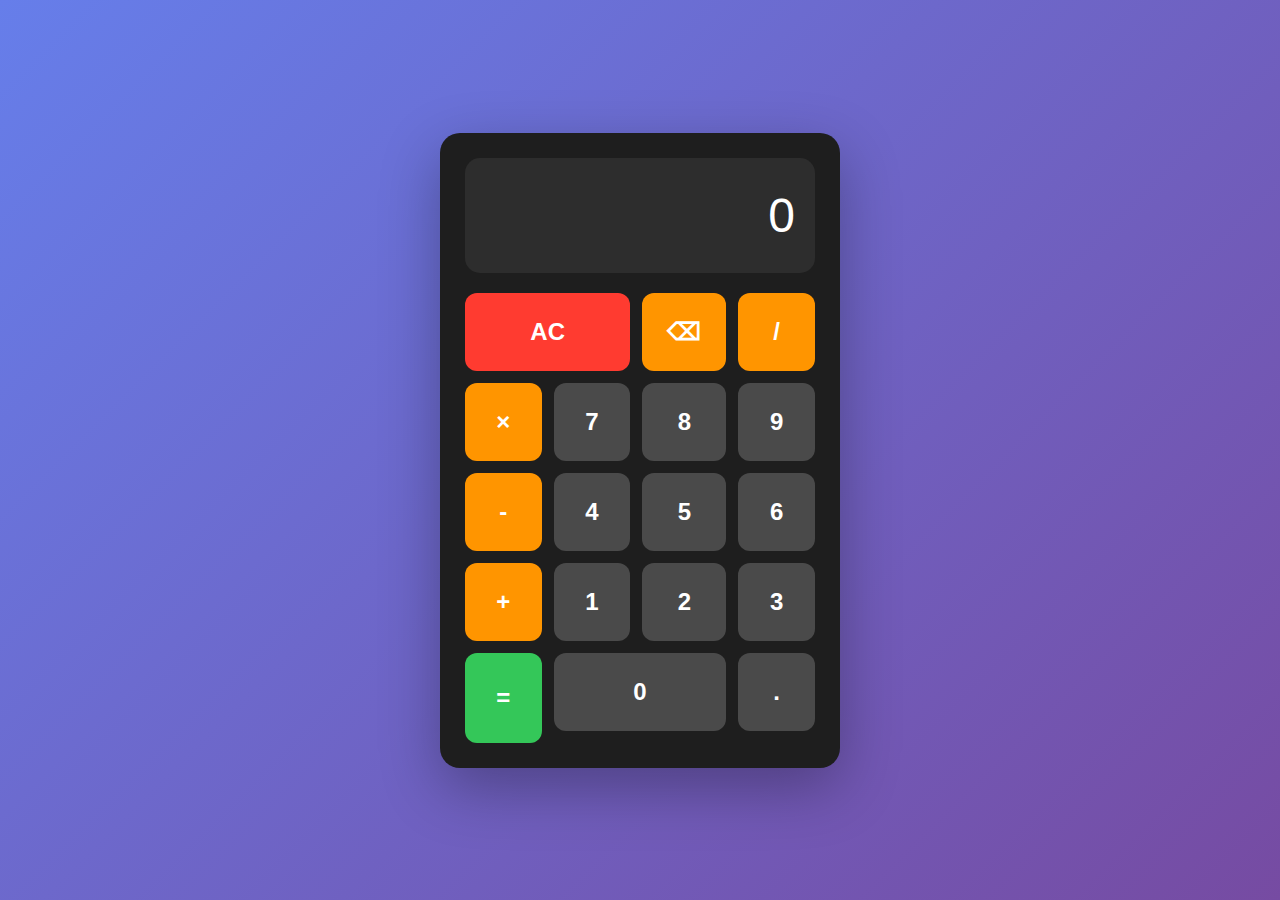
<file: calculator/index.html>
<!DOCTYPE html>
<html lang="en">
<head>
    <meta charset="UTF-8">
    <meta name="viewport" content="width=device-width, initial-scale=1.0">
    <title>Calculator</title>
    <link rel="stylesheet" href="styles.css">
</head>
<body>
    <div class="calculator-container">
        <div class="calculator">
            <div class="display" id="display">0</div>
            
            <div class="buttons">
                <button class="btn btn-clear" onclick="clearDisplay()">AC</button>
                <button class="btn btn-operator" onclick="backspace()">⌫</button>
                <button class="btn btn-operator" onclick="setOperation('/')">/</button>
                <button class="btn btn-operator" onclick="setOperation('*')">×</button>
                
                <button class="btn btn-number" onclick="appendNumber('7')">7</button>
                <button class="btn btn-number" onclick="appendNumber('8')">8</button>
                <button class="btn btn-number" onclick="appendNumber('9')">9</button>
                <button class="btn btn-operator" onclick="setOperation('-')">-</button>
                
                <button class="btn btn-number" onclick="appendNumber('4')">4</button>
                <button class="btn btn-number" onclick="appendNumber('5')">5</button>
                <button class="btn btn-number" onclick="appendNumber('6')">6</button>
                <button class="btn btn-operator" onclick="setOperation('+')">+</button>
                
                <button class="btn btn-number" onclick="appendNumber('1')">1</button>
                <button class="btn btn-number" onclick="appendNumber('2')">2</button>
                <button class="btn btn-number" onclick="appendNumber('3')">3</button>
                <button class="btn btn-equals" onclick="calculate()">=</button>
                
                <button class="btn btn-number btn-zero" onclick="appendNumber('0')">0</button>
                <button class="btn btn-number" onclick="appendDecimal()">.</button>
            </div>
        </div>
    </div>
    
    <script src="script.js"></script>
</body>
</html>
</file>
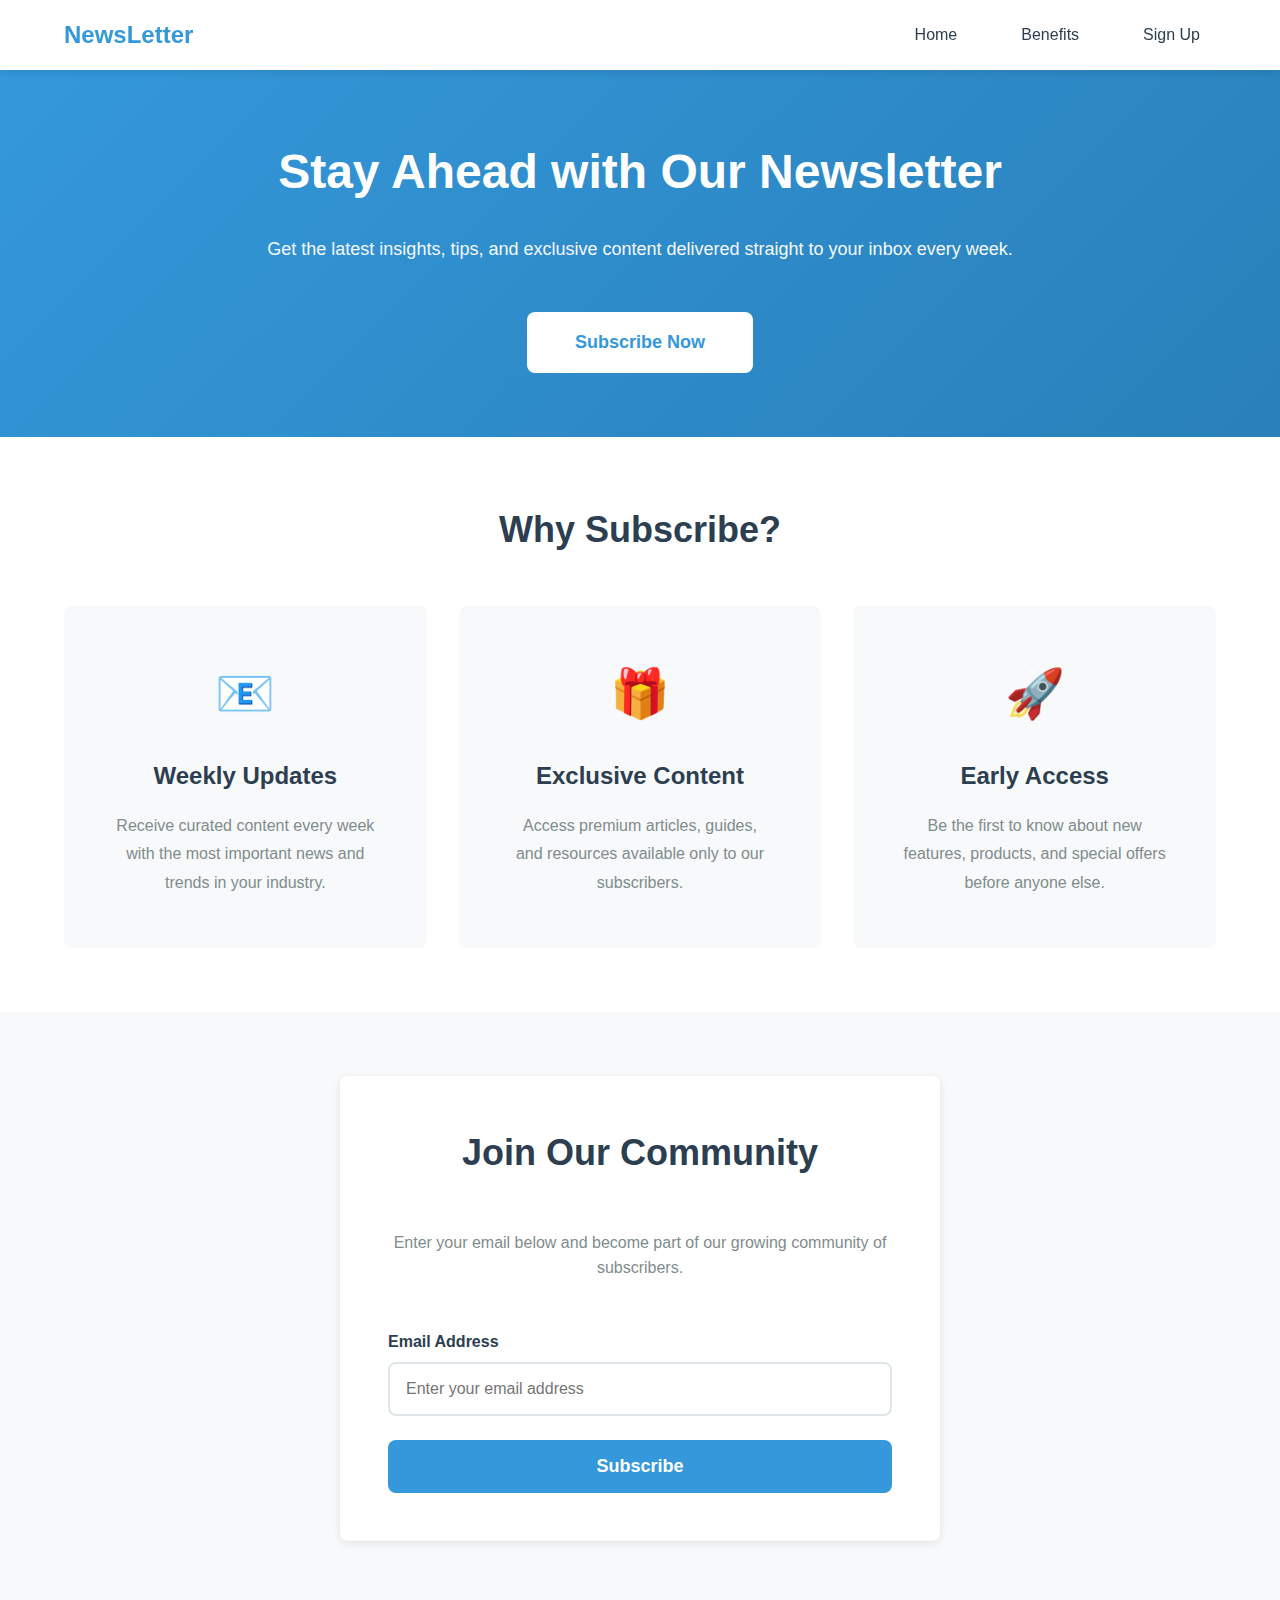
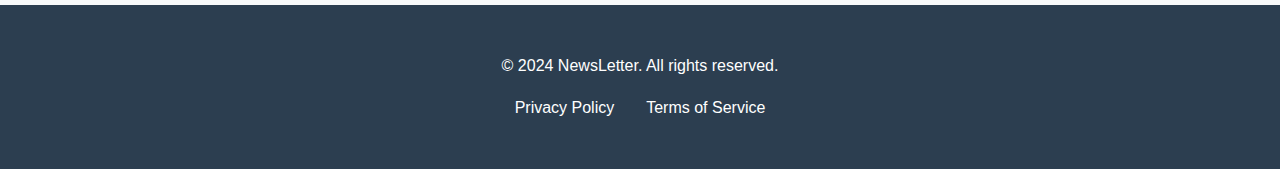
<file: newsletter-landing_Page/index.html>
<!DOCTYPE html>
<html lang="en">
<head>
    <meta charset="UTF-8">
    <meta name="viewport" content="width=device-width, initial-scale=1.0">
    <meta name="description" content="Subscribe to our newsletter for the latest updates and exclusive content">
    <title>Newsletter Signup - Stay Updated</title>
    
    <!-- Stylesheets -->
    <link rel="stylesheet" href="styles/style.css">
    <link rel="stylesheet" href="styles/responsive.css">
</head>
<body>
    <!-- Navigation -->
    <nav class="navbar">
        <div class="container">
            <div class="nav-brand">
                <h1>NewsLetter</h1>
            </div>
            <button class="nav-toggle" aria-label="Toggle navigation">
                <span></span>
                <span></span>
                <span></span>
            </button>
            <ul class="nav-menu">
                <li><a href="#home">Home</a></li>
                <li><a href="#benefits">Benefits</a></li>
                <li><a href="#signup">Sign Up</a></li>
            </ul>
        </div>
    </nav>

    <!-- Hero Section -->
    <section id="home" class="hero-section">
        <div class="container">
            <div class="hero-content">
                <h2 class="hero-title">Stay Ahead with Our Newsletter</h2>
                <p class="hero-subtitle">Get the latest insights, tips, and exclusive content delivered straight to your inbox every week.</p>
                <a href="#signup" class="cta-button">Subscribe Now</a>
            </div>
        </div>
    </section>

    <!-- Benefits Section -->
    <section id="benefits" class="benefits-section">
        <div class="container">
            <h2 class="section-title">Why Subscribe?</h2>
            <div class="benefits-grid">
                <!-- Benefit 1 -->
                <div class="benefit-card">
                    <div class="benefit-icon">📧</div>
                    <h3>Weekly Updates</h3>
                    <p>Receive curated content every week with the most important news and trends in your industry.</p>
                </div>
                
                <!-- Benefit 2 -->
                <div class="benefit-card">
                    <div class="benefit-icon">🎁</div>
                    <h3>Exclusive Content</h3>
                    <p>Access premium articles, guides, and resources available only to our subscribers.</p>
                </div>
                
                <!-- Benefit 3 -->
                <div class="benefit-card">
                    <div class="benefit-icon">🚀</div>
                    <h3>Early Access</h3>
                    <p>Be the first to know about new features, products, and special offers before anyone else.</p>
                </div>
            </div>
        </div>
    </section>

    <!-- Signup Section -->
    <section id="signup" class="signup-section">
        <div class="container">
            <div class="signup-wrapper">
                <h2 class="section-title">Join Our Community</h2>
                <p class="signup-description">Enter your email below and become part of our growing community of subscribers.</p>
                
                <!-- Signup Form -->
                <form id="newsletter-form" class="newsletter-form" novalidate>
                    <div class="form-group">
                        <label for="email" class="form-label">Email Address</label>
                        <input 
                            type="email" 
                            id="email" 
                            name="email" 
                            class="form-input" 
                            placeholder="Enter your email address"
                            aria-required="true"
                            aria-describedby="email-error"
                        >
                        <span id="email-error" class="error-message" role="alert"></span>
                    </div>
                    
                    <button type="submit" class="submit-button">
                        <span class="button-text">Subscribe</span>
                        <span class="button-loader"></span>
                    </button>
                </form>

                <!-- Success Message -->
                <div id="success-message" class="success-message" role="status">
                    <div class="success-icon">✓</div>
                    <h3>Successfully Subscribed!</h3>
                    <p>Thank you for subscribing. Check your inbox for a confirmation email.</p>
                </div>
            </div>
        </div>
    </section>

    <!-- Footer -->
    <footer class="footer">
        <div class="container">
            <p>&copy; 2024 NewsLetter. All rights reserved.</p>
            <div class="footer-links">
                <a href="#privacy">Privacy Policy</a>
                <a href="#terms">Terms of Service</a>
            </div>
        </div>
    </footer>

    <!-- JavaScript -->
    <script src="scripts/script.js"></script>
</body>
</html>
</file>
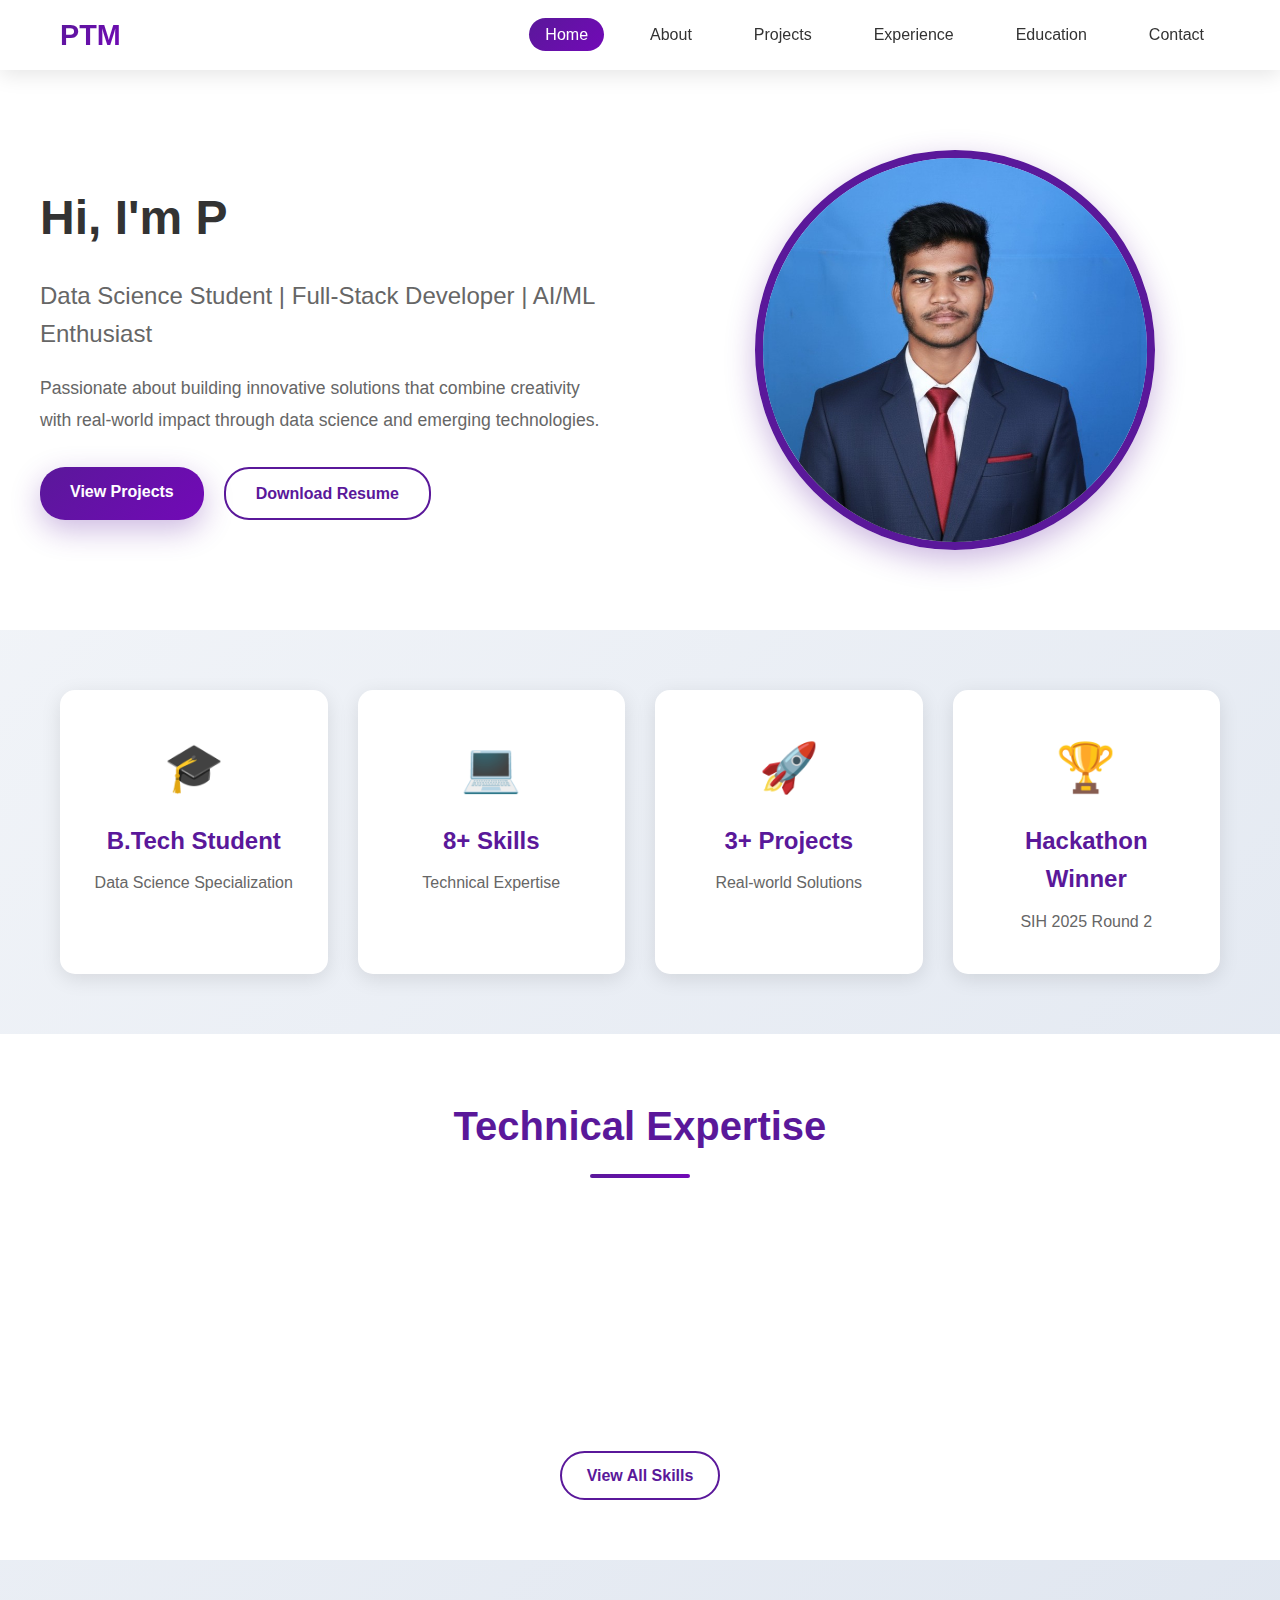
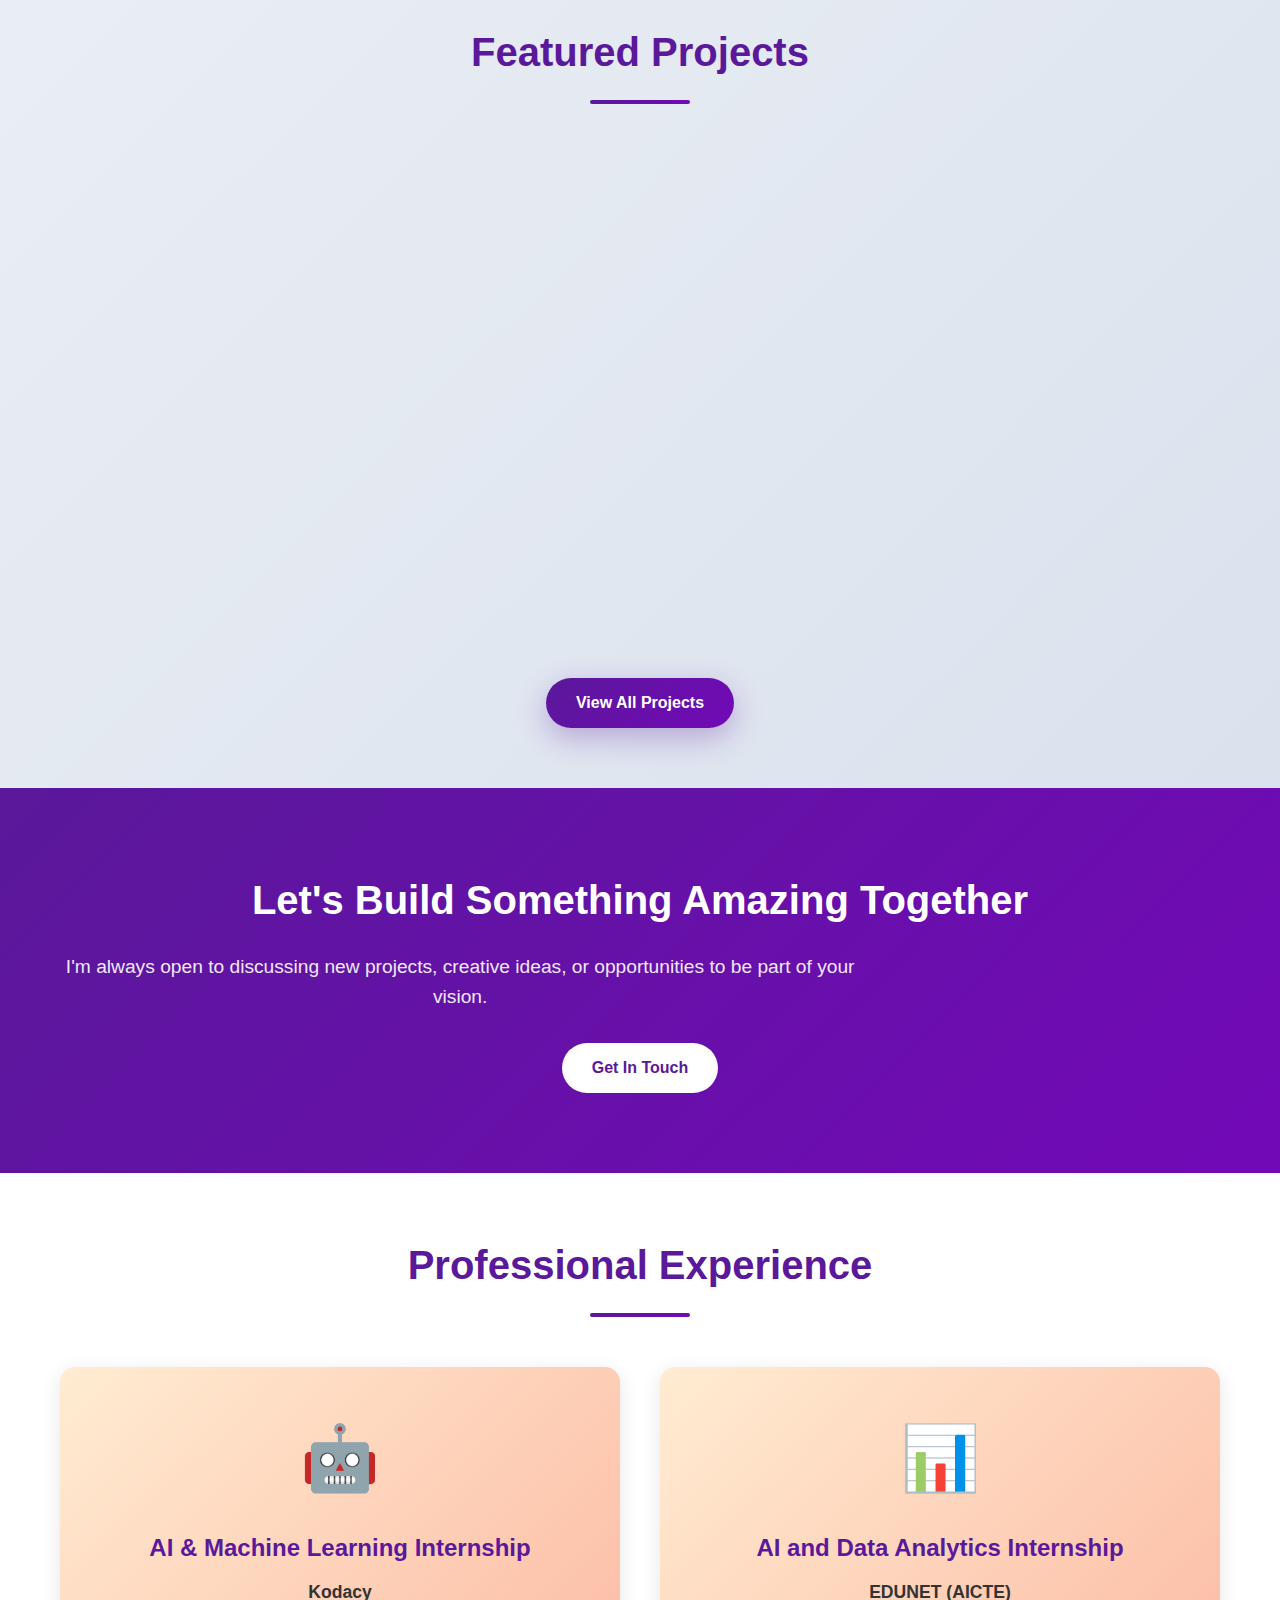
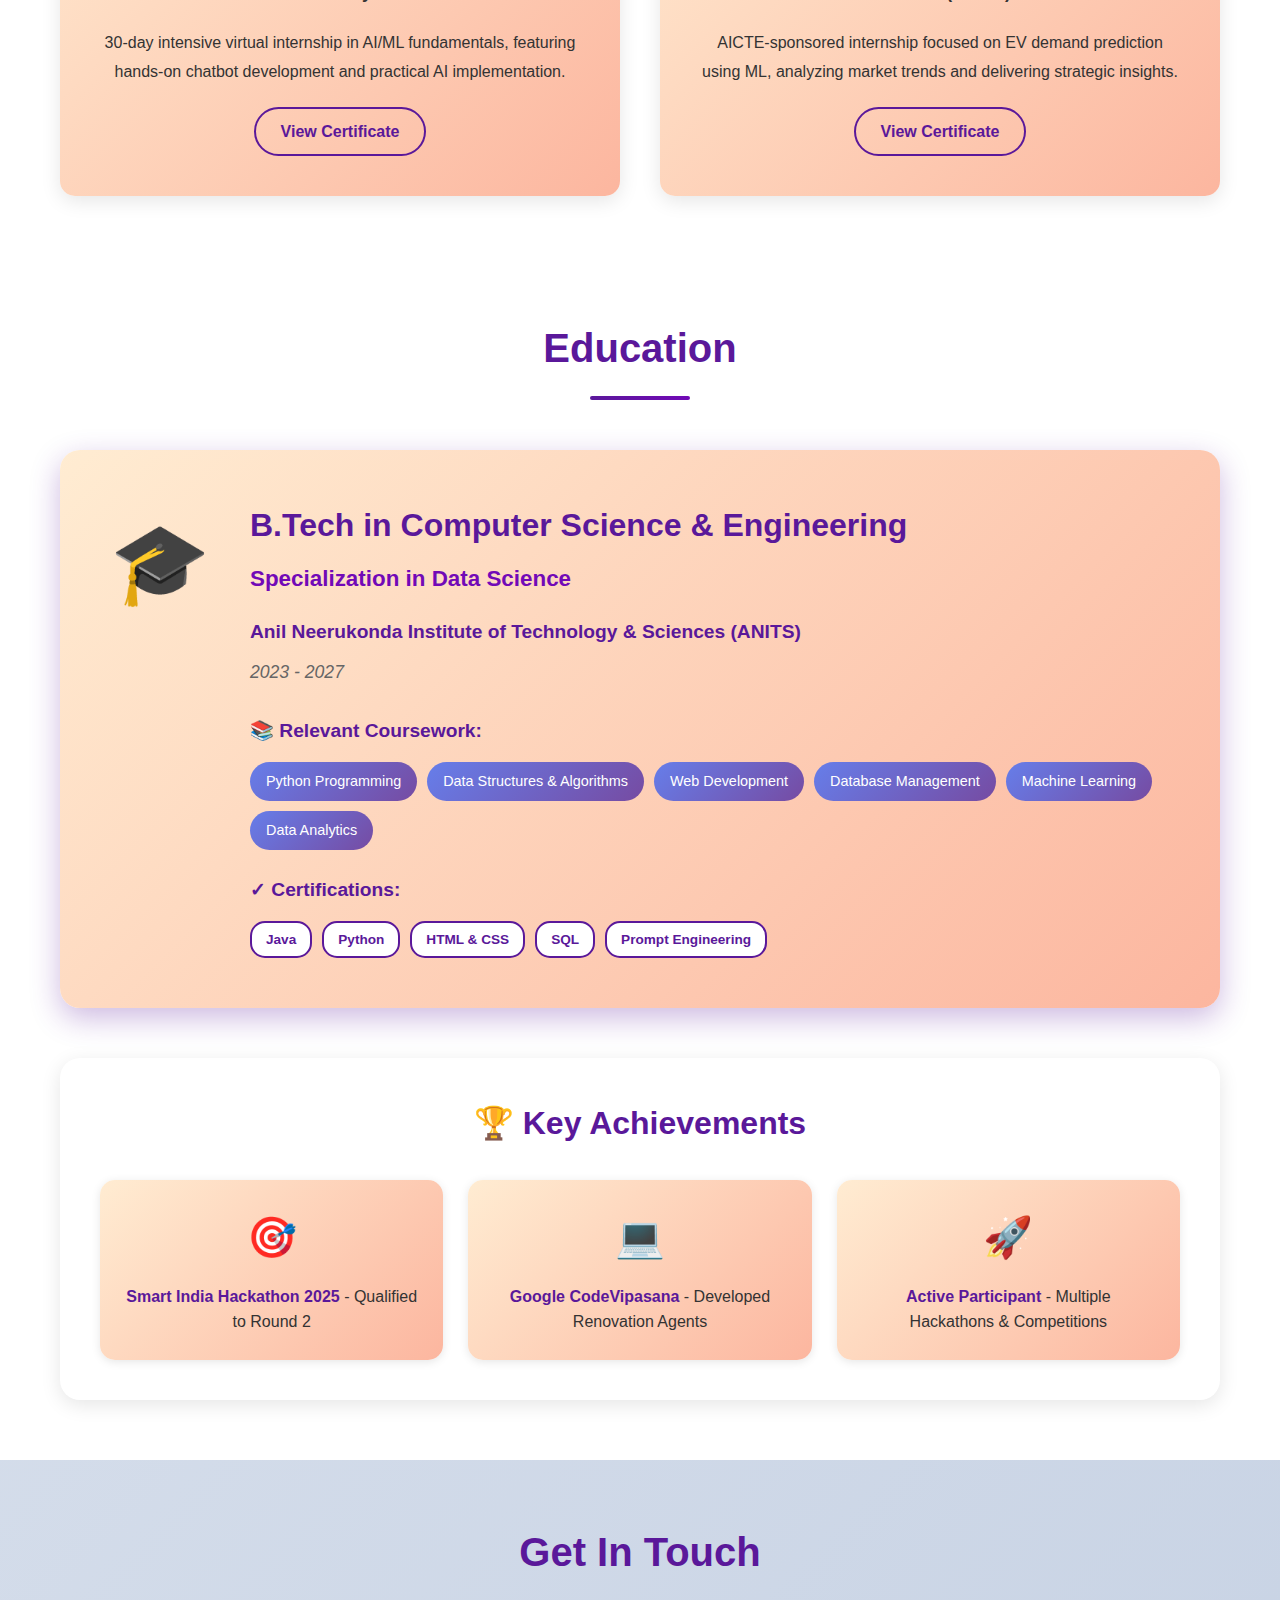
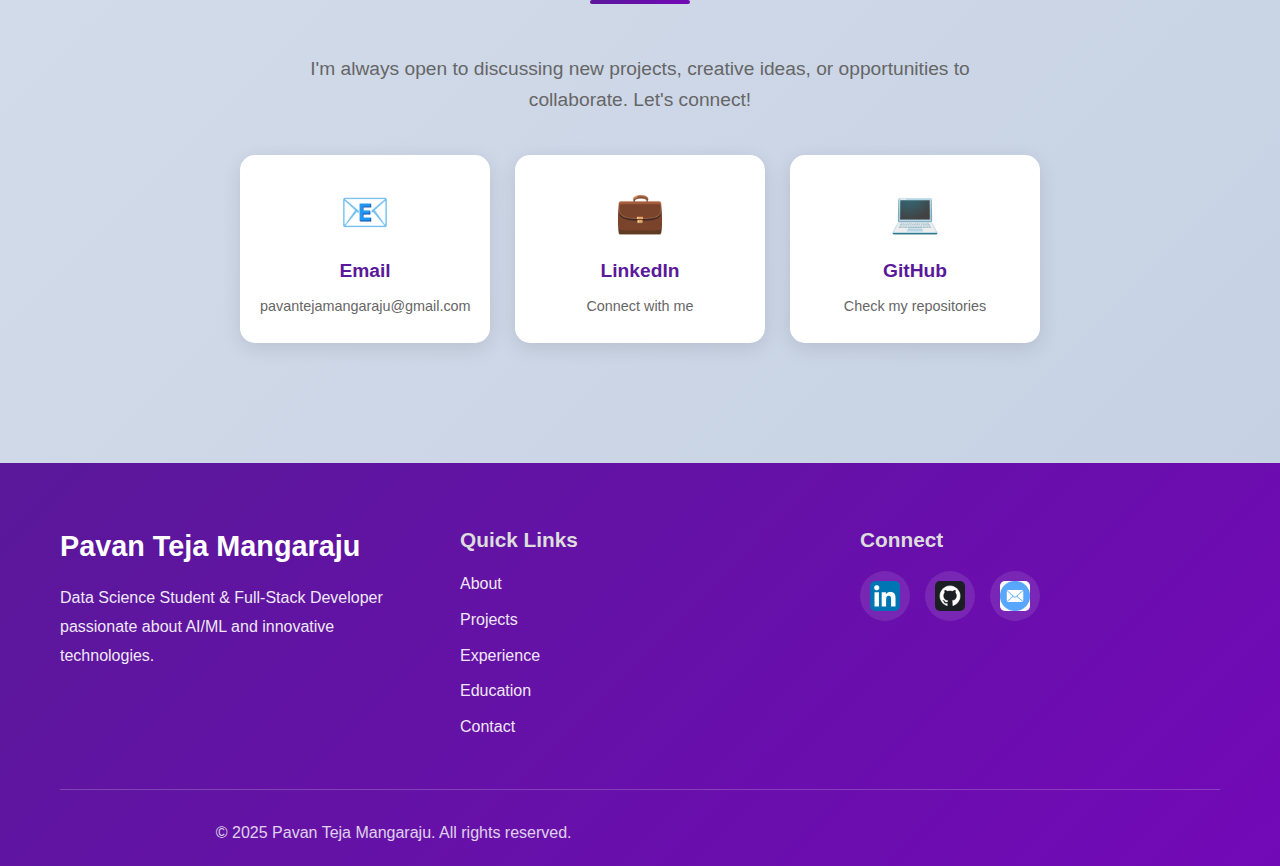
<file: portfolio-website/index.html>
<!DOCTYPE html>
<html lang="en">
<head>
    <meta charset="UTF-8">
    <meta name="viewport" content="width=device-width, initial-scale=1.0">
    <meta name="description" content="Pavan Teja Mangaraju - Data Science student specializing in full-stack development and AI/ML">
    <title>Pavan Teja Mangaraju | Portfolio</title>
    <link rel="stylesheet" href="styles.css">
</head>
<body>
    <!-- Navigation Bar -->
    <nav class="navbar">
        <div class="nav-container">
            <a href="index.html" class="nav-logo">PTM</a>
            <ul class="nav-menu" id="navMenu">
                <li><a href="#hero" class="nav-link active">Home</a></li>
                <li><a href="#about" class="nav-link">About</a></li>
                <li><a href="#projects" class="nav-link">Projects</a></li>
                <li><a href="#experience" class="nav-link">Experience</a></li>
                <li><a href="#education" class="nav-link">Education</a></li>
                <li><a href="#contact" class="nav-link">Contact</a></li>
            </ul>
            <div class="hamburger" id="hamburger">
                <span></span>
                <span></span>
                <span></span>
            </div>
        </div>
    </nav>

    <!-- Hero Section -->
    <section class="hero-section" id="hero">
        <div class="hero-content">
            <div class="hero-text">
                <h1 class="hero-title">Hi, I'm <span class="highlight">Pavan Teja Mangaraju</span></h1>
                <p class="hero-subtitle">Data Science Student | Full-Stack Developer | AI/ML Enthusiast</p>
                <p class="hero-description">Passionate about building innovative solutions that combine creativity with real-world impact through data science and emerging technologies.</p>
                <div class="hero-buttons">
                    <a href="#projects" class="btn btn-primary">View Projects</a>
                    <a href="assets/PavanTeja_Resume.pdf" target="_blank" class="btn btn-secondary">Download Resume</a>
                </div>
            </div>
            <div class="hero-image">
                <img src="images/Michael_Professional.jpeg" alt="Pavan Teja Mangaraju" class="profile-hero">
            </div>
        </div>
    </section>

    <!-- Quick Stats Section -->
    <section class="stats-section" id="about">
        <div class="container">
            <div class="stats-grid">
                <div class="stat-card">
                    <div class="stat-icon">🎓</div>
                    <h3>B.Tech Student</h3>
                    <p>Data Science Specialization</p>
                </div>
                <div class="stat-card">
                    <div class="stat-icon">💻</div>
                    <h3>8+ Skills</h3>
                    <p>Technical Expertise</p>
                </div>
                <div class="stat-card">
                    <div class="stat-icon">🚀</div>
                    <h3>3+ Projects</h3>
                    <p>Real-world Solutions</p>
                </div>
                <div class="stat-card">
                    <div class="stat-icon">🏆</div>
                    <h3>Hackathon Winner</h3>
                    <p>SIH 2025 Round 2</p>
                </div>
            </div>
        </div>
    </section>

    <!-- Featured Skills Section -->
    <section class="featured-skills">
        <div class="container">
            <h2 class="section-title">Technical Expertise</h2>
            <div class="skills-showcase">
                <div class="skill-item">
                    <div class="skill-icon">🐍</div>
                    <h4>Python</h4>
                </div>
                <div class="skill-item">
                    <div class="skill-icon">☕</div>
                    <h4>Java</h4>
                </div>
                <div class="skill-item">
                    <div class="skill-icon">🌐</div>
                    <h4>Web Dev</h4>
                </div>
                <div class="skill-item">
                    <div class="skill-icon">🤖</div>
                    <h4>AI/ML</h4>
                </div>
                <div class="skill-item">
                    <div class="skill-icon">💾</div>
                    <h4>SQL</h4>
                </div>
                <div class="skill-item">
                    <div class="skill-icon">🔧</div>
                    <h4>Git</h4>
                </div>
            </div>
            <div class="text-center">
                <a href="#about" class="btn btn-outline">View All Skills</a>
            </div>
        </div>
    </section>

    <!-- Featured Projects Section -->
    <section class="featured-projects" id="projects">
        <div class="container">
            <h2 class="section-title">Featured Projects</h2>
            <div class="projects-grid">
                <div class="project-card">
                    <div class="project-image">
                        <div class="project-overlay">
                            <span class="project-tag">Machine Learning</span>
                        </div>
                    </div>
                    <div class="project-content">
                        <h3>EV Vehicle Demand Prediction</h3>
                        <p>ML-powered forecasting system for electric vehicle demand using historical data and market trends.</p>
                        <a href="https://ev-vehicle-demand-prediction.streamlit.app/" target="_blank" class="project-link">View Project →</a>
                    </div>
                </div>
                <div class="project-card">
                    <div class="project-image">
                        <div class="project-overlay">
                            <span class="project-tag">AI Agents</span>
                        </div>
                    </div>
                    <div class="project-content">
                        <h3>Multi-Agent Kitchen Renovation</h3>
                        <p>Advanced multi-agent system built with Vertex AI ADK and Gemini 2.5 for coordinated renovation tasks.</p>
                        <a href="https://github.com/Pavanteja-26/multi-agent-renovation-using-ADK" target="_blank" class="project-link">View Project →</a>
                    </div>
                </div>
                <div class="project-card">
                    <div class="project-image">
                        <div class="project-overlay">
                            <span class="project-tag">Healthcare AI</span>
                        </div>
                    </div>
                    <div class="project-content">
                        <h3>Disease Prediction Project</h3>
                        <p>High-accuracy heart disease prediction using Random Forest Classifier with reproducible framework.</p>
                        <a href="https://github.com/Pavanteja-26/Disease-Prediction-Project" target="_blank" class="project-link">View Project →</a>
                    </div>
                </div>
            </div>
            <div class="text-center">
                <a href="#projects" class="btn btn-primary">View All Projects</a>
            </div>
        </div>
    </section>

    <!-- CTA Section -->
    <section class="cta-section">
        <div class="container">
            <h2>Let's Build Something Amazing Together</h2>
            <p>I'm always open to discussing new projects, creative ideas, or opportunities to be part of your vision.</p>
            <a href="#contact" class="btn btn-white">Get In Touch</a>
        </div>
    </section>

    <!-- Experience Section -->
    <section class="experience-preview-section" id="experience">
        <div class="container">
            <h2 class="section-title">Professional Experience</h2>
            <div class="experience-preview-grid">
                <div class="experience-preview-card">
                    <div class="exp-icon">🤖</div>
                    <h3>AI & Machine Learning Internship</h3>
                    <p class="exp-company">Kodacy</p>
                    <p>30-day intensive virtual internship in AI/ML fundamentals, featuring hands-on chatbot development and practical AI implementation.</p>
                    <a href="https://drive.google.com/file/d/14kJknC0fob1g6KNiaGh2AZdGBz5aCfnm/view?usp=drivesdk" target="_blank" class="btn btn-outline">View Certificate</a>
                </div>
                <div class="experience-preview-card">
                    <div class="exp-icon">📊</div>
                    <h3>AI and Data Analytics Internship</h3>
                    <p class="exp-company">EDUNET (AICTE)</p>
                    <p>AICTE-sponsored internship focused on EV demand prediction using ML, analyzing market trends and delivering strategic insights.</p>
                    <a href="https://drive.google.com/file/d/1vfm5zG_EoAbCIG4Yiq9L6Nh5uRbwaZfp/view?usp=drive_link" target="_blank" class="btn btn-outline">View Certificate</a>
                </div>
            </div>
        </div>
    </section>

    <!-- Education Section -->
    <section class="education-section" id="education">
        <div class="container">
            <h2 class="section-title">Education</h2>
            <div class="education-main-card">
                <div class="education-icon-large">🎓</div>
                <div class="education-details">
                    <h3>B.Tech in Computer Science & Engineering</h3>
                    <h4>Specialization in Data Science</h4>
                    <p class="institution-name">
                        <a href="https://www.anits.org/" target="_blank">Anil Neerukonda Institute of Technology & Sciences (ANITS)</a>
                    </p>
                    <p class="education-year">2023 - 2027</p>
                    
                    <div class="coursework-section">
                        <h5>📚 Relevant Coursework:</h5>
                        <div class="coursework-tags">
                            <span class="course-tag">Python Programming</span>
                            <span class="course-tag">Data Structures & Algorithms</span>
                            <span class="course-tag">Web Development</span>
                            <span class="course-tag">Database Management</span>
                            <span class="course-tag">Machine Learning</span>
                            <span class="course-tag">Data Analytics</span>
                        </div>
                    </div>

                    <div class="certifications-mini">
                        <h5>✓ Certifications:</h5>
                        <div class="cert-tags">
                            <span class="cert-mini-tag">Java</span>
                            <span class="cert-mini-tag">Python</span>
                            <span class="cert-mini-tag">HTML & CSS</span>
                            <span class="cert-mini-tag">SQL</span>
                            <span class="cert-mini-tag">Prompt Engineering</span>
                        </div>
                    </div>
                </div>
            </div>

            <!-- Achievements Section -->
            <div class="achievements-section-home">
                <h3>🏆 Key Achievements</h3>
                <div class="achievements-grid">
                    <div class="achievement-card">
                        <span class="achievement-emoji">🎯</span>
                        <p><strong>Smart India Hackathon 2025</strong> - Qualified to Round 2</p>
                    </div>
                    <div class="achievement-card">
                        <span class="achievement-emoji">💻</span>
                        <p><strong>Google CodeVipasana</strong> - Developed Renovation Agents</p>
                    </div>
                    <div class="achievement-card">
                        <span class="achievement-emoji">🚀</span>
                        <p><strong>Active Participant</strong> - Multiple Hackathons & Competitions</p>
                    </div>
                </div>
            </div>
        </div>
    </section>

    <!-- Contact Section -->
    <section class="contact-preview-section" id="contact">
        <div class="container">
            <h2 class="section-title">Get In Touch</h2>
            <p class="contact-preview-text">I'm always open to discussing new projects, creative ideas, or opportunities to collaborate. Let's connect!</p>
            <div class="contact-preview-grid">
                <a href="mailto:pavantejamangaraju@gmail.com" class="contact-preview-card email-card">
                    <div class="contact-preview-icon">📧</div>
                    <h4>Email</h4>
                    <p>pavantejamangaraju@gmail.com</p>
                </a>
                <a href="https://www.linkedin.com/in/pavan-teja-mangaraju" target="_blank" class="contact-preview-card linkedin-card">
                    <div class="contact-preview-icon">💼</div>
                    <h4>LinkedIn</h4>
                    <p>Connect with me</p>
                </a>
                <a href="https://github.com/Pavanteja-26" target="_blank" class="contact-preview-card github-card">
                    <div class="contact-preview-icon">💻</div>
                    <h4>GitHub</h4>
                    <p>Check my repositories</p>
                </a>
            </div>
        </div>
    </section>

    <!-- Footer -->
    <footer class="footer">
        <div class="container">
            <div class="footer-content">
                <div class="footer-section">
                    <h3>Pavan Teja Mangaraju</h3>
                    <p>Data Science Student & Full-Stack Developer passionate about AI/ML and innovative technologies.</p>
                </div>
                <div class="footer-section">
                    <h4>Quick Links</h4>
                    <ul>
                        <li><a href="#about">About</a></li>
                        <li><a href="#projects">Projects</a></li>
                        <li><a href="#experience">Experience</a></li>
                        <li><a href="#education">Education</a></li>
                        <li><a href="#contact">Contact</a></li>
                    </ul>
                </div>
                <div class="footer-section">
                    <h4>Connect</h4>
                    <div class="social-links">
                        <a href="https://www.linkedin.com/in/pavan-teja-mangaraju" target="_blank" aria-label="LinkedIn">
                            <img src="./images/LinkedIn-logo.png" alt="LinkedIn">
                        </a>
                        <a href="https://github.com/Pavanteja-26" target="_blank" aria-label="GitHub">
                            <img src="./images/github-logo.webp" alt="GitHub">
                        </a>
                        <a href="mailto:pavantejamangaraju@gmail.com" aria-label="Email">
                            <img src="./images/mail-logo.jpg" alt="Email">
                        </a>
                    </div>
                </div>
            </div>
            <div class="footer-bottom">
                <p>&copy; 2025 Pavan Teja Mangaraju. All rights reserved.</p>
            </div>
        </div>
    </footer>

    <script src="script.js"></script>
</body>
</html>
</file>
<file: calculator/styles.css>
* {
    margin: 0;
    padding: 0;
    box-sizing: border-box;
}

body {
    font-family: 'Arial', sans-serif;
    background: linear-gradient(135deg, #667eea 0%, #764ba2 100%);
    min-height: 100vh;
    display: flex;
    justify-content: center;
    align-items: center;
}

.calculator-container {
    padding: 20px;
}

.calculator {
    background: #1e1e1e;
    border-radius: 20px;
    padding: 25px;
    box-shadow: 0 20px 60px rgba(0, 0, 0, 0.3);
    max-width: 400px;
    width: 100%;
}

.display {
    background: #2d2d2d;
    color: #ffffff;
    font-size: 3rem;
    padding: 30px 20px;
    border-radius: 15px;
    text-align: right;
    margin-bottom: 20px;
    min-height: 100px;
    display: flex;
    align-items: flex-end;
    justify-content: flex-end;
    word-wrap: break-word;
    word-break: break-all;
    overflow-x: auto;
}

.buttons {
    display: grid;
    grid-template-columns: repeat(4, 1fr);
    gap: 12px;
}

.btn {
    padding: 25px;
    font-size: 1.5rem;
    border: none;
    border-radius: 12px;
    cursor: pointer;
    transition: all 0.2s ease;
    font-weight: 600;
    color: #ffffff;
}

.btn:hover {
    transform: scale(1.05);
    box-shadow: 0 5px 15px rgba(0, 0, 0, 0.3);
}

.btn:active {
    transform: scale(0.95);
}

.btn-number {
    background: #4a4a4a;
}

.btn-number:hover {
    background: #5a5a5a;
}

.btn-operator {
    background: #ff9500;
}

.btn-operator:hover {
    background: #ffaa33;
}

.btn-clear {
    background: #ff3b30;
    grid-column: span 2;
}

.btn-clear:hover {
    background: #ff5549;
}

.btn-equals {
    background: #34c759;
    grid-row: span 2;
}

.btn-equals:hover {
    background: #4cd964;
}

.btn-zero {
    grid-column: span 2;
}

/* Responsive Design */
@media (max-width: 480px) {
    .calculator {
        padding: 20px;
    }
    
    .display {
        font-size: 2.5rem;
        padding: 20px 15px;
        min-height: 80px;
    }
    
    .btn {
        padding: 20px;
        font-size: 1.3rem;
    }
    
    .buttons {
        gap: 10px;
    }
}
</file>
<file: newsletter-landing_Page/styles/style.css>
/* ================================
   CSS Variables
   ================================ */
:root {
    /* Color Palette */
    --primary-color: #3498db;
    --primary-dark: #2980b9;
    --success-color: #2ecc71;
    --success-dark: #27ae60;
    --error-color: #e74c3c;
    --background-color: #f8f9fa;
    --white: #ffffff;
    --text-primary: #2c3e50;
    --text-secondary: #7f8c8d;
    --border-color: #dfe6e9;
    
    /* Typography */
    --font-primary: -apple-system, BlinkMacSystemFont, 'Segoe UI', Roboto, 'Helvetica Neue', Arial, sans-serif;
    --font-size-base: 16px;
    --font-size-small: 14px;
    --font-size-large: 18px;
    --font-size-h1: 48px;
    --font-size-h2: 36px;
    --font-size-h3: 24px;
    
    /* Spacing */
    --spacing-xs: 8px;
    --spacing-sm: 16px;
    --spacing-md: 24px;
    --spacing-lg: 32px;
    --spacing-xl: 48px;
    --spacing-xxl: 64px;
    
    /* Layout */
    --container-max-width: 1200px;
    --border-radius: 8px;
    --box-shadow: 0 2px 8px rgba(0, 0, 0, 0.1);
    --box-shadow-hover: 0 4px 16px rgba(0, 0, 0, 0.15);
    
    /* Transitions */
    --transition-speed: 0.3s;
}

/* ================================
   Reset & Base Styles
   ================================ */
* {
    margin: 0;
    padding: 0;
    box-sizing: border-box;
}

html {
    scroll-behavior: smooth;
}

body {
    font-family: var(--font-primary);
    font-size: var(--font-size-base);
    line-height: 1.6;
    color: var(--text-primary);
    background-color: var(--background-color);
}

/* ================================
   Container
   ================================ */
.container {
    max-width: var(--container-max-width);
    margin: 0 auto;
    padding: 0 var(--spacing-md);
}

/* ================================
   Navigation
   ================================ */
.navbar {
    background-color: var(--white);
    box-shadow: var(--box-shadow);
    position: sticky;
    top: 0;
    z-index: 1000;
    padding: var(--spacing-sm) 0;
}

.navbar .container {
    display: flex;
    justify-content: space-between;
    align-items: center;
}

.nav-brand h1 {
    color: var(--primary-color);
    font-size: var(--font-size-h3);
    font-weight: 700;
}

.nav-toggle {
    display: none;
    flex-direction: column;
    background: none;
    border: none;
    cursor: pointer;
    padding: var(--spacing-xs);
}

.nav-toggle span {
    width: 25px;
    height: 3px;
    background-color: var(--text-primary);
    margin: 3px 0;
    transition: all var(--transition-speed) ease;
}

.nav-menu {
    display: flex;
    list-style: none;
    gap: var(--spacing-lg);
}

.nav-menu a {
    text-decoration: none;
    color: var(--text-primary);
    font-weight: 500;
    transition: color var(--transition-speed) ease;
    padding: var(--spacing-xs) var(--spacing-sm);
}

.nav-menu a:hover {
    color: var(--primary-color);
}

/* ================================
   Hero Section
   ================================ */
.hero-section {
    background: linear-gradient(135deg, var(--primary-color) 0%, var(--primary-dark) 100%);
    color: var(--white);
    padding: var(--spacing-xxl) 0;
    text-align: center;
}

.hero-content {
    max-width: 800px;
    margin: 0 auto;
}

.hero-title {
    font-size: var(--font-size-h1);
    font-weight: 700;
    margin-bottom: var(--spacing-md);
    animation: fadeInUp 0.8s ease;
}

.hero-subtitle {
    font-size: var(--font-size-large);
    margin-bottom: var(--spacing-xl);
    opacity: 0.95;
    animation: fadeInUp 0.8s ease 0.2s both;
}

.cta-button {
    display: inline-block;
    background-color: var(--white);
    color: var(--primary-color);
    padding: var(--spacing-sm) var(--spacing-xl);
    text-decoration: none;
    border-radius: var(--border-radius);
    font-weight: 600;
    font-size: var(--font-size-large);
    transition: all var(--transition-speed) ease;
    animation: fadeInUp 0.8s ease 0.4s both;
}

.cta-button:hover {
    transform: translateY(-3px);
    box-shadow: var(--box-shadow-hover);
}

/* ================================
   Benefits Section
   ================================ */
.benefits-section {
    padding: var(--spacing-xxl) 0;
    background-color: var(--white);
}

.section-title {
    font-size: var(--font-size-h2);
    text-align: center;
    margin-bottom: var(--spacing-xl);
    color: var(--text-primary);
}

.benefits-grid {
    display: grid;
    grid-template-columns: repeat(3, 1fr);
    gap: var(--spacing-lg);
}

.benefit-card {
    background-color: var(--background-color);
    padding: var(--spacing-xl);
    border-radius: var(--border-radius);
    text-align: center;
    transition: all var(--transition-speed) ease;
    border: 2px solid transparent;
}

.benefit-card:hover {
    transform: translateY(-8px);
    box-shadow: var(--box-shadow-hover);
    border-color: var(--primary-color);
}

.benefit-icon {
    font-size: 48px;
    margin-bottom: var(--spacing-md);
}

.benefit-card h3 {
    font-size: var(--font-size-h3);
    margin-bottom: var(--spacing-sm);
    color: var(--text-primary);
}

.benefit-card p {
    color: var(--text-secondary);
    line-height: 1.8;
}

/* ================================
   Signup Section
   ================================ */
.signup-section {
    padding: var(--spacing-xxl) 0;
    background-color: var(--background-color);
}

.signup-wrapper {
    max-width: 600px;
    margin: 0 auto;
    background-color: var(--white);
    padding: var(--spacing-xl);
    border-radius: var(--border-radius);
    box-shadow: var(--box-shadow);
}

.signup-description {
    text-align: center;
    color: var(--text-secondary);
    margin-bottom: var(--spacing-xl);
}

/* Form Styles */
.newsletter-form {
    display: flex;
    flex-direction: column;
    gap: var(--spacing-md);
}

.form-group {
    display: flex;
    flex-direction: column;
    gap: var(--spacing-xs);
}

.form-label {
    font-weight: 600;
    color: var(--text-primary);
    font-size: var(--font-size-base);
}

.form-input {
    padding: var(--spacing-sm);
    border: 2px solid var(--border-color);
    border-radius: var(--border-radius);
    font-size: var(--font-size-base);
    font-family: var(--font-primary);
    transition: all var(--transition-speed) ease;
}

.form-input:focus {
    outline: none;
    border-color: var(--primary-color);
    box-shadow: 0 0 0 3px rgba(52, 152, 219, 0.1);
}

.form-input.error {
    border-color: var(--error-color);
}

.form-input.success {
    border-color: var(--success-color);
}

.error-message {
    color: var(--error-color);
    font-size: var(--font-size-small);
    display: none;
    animation: slideDown 0.3s ease;
}

.error-message.show {
    display: block;
}

/* Submit Button */
.submit-button {
    background-color: var(--primary-color);
    color: var(--white);
    padding: var(--spacing-sm) var(--spacing-lg);
    border: none;
    border-radius: var(--border-radius);
    font-size: var(--font-size-large);
    font-weight: 600;
    cursor: pointer;
    transition: all var(--transition-speed) ease;
    position: relative;
    overflow: hidden;
}

.submit-button:hover:not(:disabled) {
    background-color: var(--primary-dark);
    transform: translateY(-2px);
    box-shadow: var(--box-shadow-hover);
}

.submit-button:disabled {
    opacity: 0.7;
    cursor: not-allowed;
}

.button-text {
    display: inline-block;
    transition: opacity var(--transition-speed) ease;
}

.button-loader {
    display: none;
    width: 20px;
    height: 20px;
    border: 3px solid rgba(255, 255, 255, 0.3);
    border-top-color: var(--white);
    border-radius: 50%;
    animation: spin 0.8s linear infinite;
    position: absolute;
    top: 50%;
    left: 50%;
    transform: translate(-50%, -50%);
}

.submit-button.loading .button-text {
    opacity: 0;
}

.submit-button.loading .button-loader {
    display: block;
}

/* Success Message */
.success-message {
    display: none;
    text-align: center;
    padding: var(--spacing-xl);
    background-color: var(--success-color);
    color: var(--white);
    border-radius: var(--border-radius);
    animation: fadeInScale 0.5s ease;
}

.success-message.show {
    display: block;
}

.success-icon {
    font-size: 64px;
    margin-bottom: var(--spacing-md);
}

.success-message h3 {
    font-size: var(--font-size-h3);
    margin-bottom: var(--spacing-sm);
}

.success-message p {
    font-size: var(--font-size-base);
    opacity: 0.95;
}

/* ================================
   Footer
   ================================ */
.footer {
    background-color: var(--text-primary);
    color: var(--white);
    padding: var(--spacing-xl) 0;
    text-align: center;
}

.footer .container {
    display: flex;
    flex-direction: column;
    gap: var(--spacing-sm);
}

.footer-links {
    display: flex;
    justify-content: center;
    gap: var(--spacing-lg);
}

.footer-links a {
    color: var(--white);
    text-decoration: none;
    transition: opacity var(--transition-speed) ease;
}

.footer-links a:hover {
    opacity: 0.8;
}

/* ================================
   Animations
   ================================ */
@keyframes fadeInUp {
    from {
        opacity: 0;
        transform: translateY(30px);
    }
    to {
        opacity: 1;
        transform: translateY(0);
    }
}

@keyframes fadeInScale {
    from {
        opacity: 0;
        transform: scale(0.9);
    }
    to {
        opacity: 1;
        transform: scale(1);
    }
}

@keyframes slideDown {
    from {
        opacity: 0;
        transform: translateY(-10px);
    }
    to {
        opacity: 1;
        transform: translateY(0);
    }
}

@keyframes spin {
    to {
        transform: translate(-50%, -50%) rotate(360deg);
    }
}
</file>
<file: newsletter-landing_Page/styles/responsive.css>
/* ================================
   Responsive Design - Media Queries
   ================================ */

/* Tablet Landscape (1024px and below) */
@media screen and (max-width: 1024px) {
    :root {
        --font-size-h1: 40px;
        --font-size-h2: 32px;
        --font-size-h3: 22px;
        --spacing-xxl: 48px;
    }

    .benefits-grid {
        grid-template-columns: repeat(2, 1fr);
    }

    .benefit-card:last-child {
        grid-column: 1 / -1;
        max-width: 50%;
        margin: 0 auto;
    }
}

/* Tablet Portrait (768px and below) */
@media screen and (max-width: 768px) {
    :root {
        --font-size-h1: 36px;
        --font-size-h2: 28px;
        --font-size-h3: 20px;
        --font-size-large: 16px;
        --spacing-xl: 40px;
        --spacing-xxl: 40px;
    }

    /* Navigation */
    .nav-toggle {
        display: flex;
    }

    .nav-menu {
        position: absolute;
        top: 100%;
        left: 0;
        right: 0;
        background-color: var(--white);
        flex-direction: column;
        padding: var(--spacing-md);
        box-shadow: var(--box-shadow);
        gap: 0;
        max-height: 0;
        overflow: hidden;
        transition: max-height var(--transition-speed) ease;
    }

    .nav-menu.active {
        max-height: 300px;
    }

    .nav-menu li {
        border-bottom: 1px solid var(--border-color);
    }

    .nav-menu li:last-child {
        border-bottom: none;
    }

    .nav-menu a {
        display: block;
        padding: var(--spacing-sm);
    }

    /* Hero Section */
    .hero-section {
        padding: var(--spacing-xl) 0;
    }

    /* Benefits Grid */
    .benefits-grid {
        grid-template-columns: 1fr;
        gap: var(--spacing-md);
    }

    .benefit-card:last-child {
        grid-column: 1;
        max-width: 100%;
    }

    /* Signup Section */
    .signup-wrapper {
        padding: var(--spacing-md);
    }

    /* Footer */
    .footer-links {
        flex-direction: column;
        gap: var(--spacing-sm);
    }
}

/* Mobile (480px and below) */
@media screen and (max-width: 480px) {
    :root {
        --font-size-h1: 28px;
        --font-size-h2: 24px;
        --font-size-h3: 18px;
        --font-size-base: 15px;
        --font-size-large: 16px;
        --spacing-md: 16px;
        --spacing-lg: 24px;
        --spacing-xl: 32px;
    }

    .container {
        padding: 0 var(--spacing-sm);
    }

    /* Navigation */
    .nav-brand h1 {
        font-size: 20px;
    }

    /* Hero Section */
    .hero-title {
        font-size: 28px;
    }

    .hero-subtitle {
        font-size: 16px;
    }

    .cta-button {
        padding: var(--spacing-sm) var(--spacing-lg);
        font-size: var(--font-size-base);
    }

    /* Benefits Section */
    .benefit-card {
        padding: var(--spacing-md);
    }

    .benefit-icon {
        font-size: 40px;
    }

    /* Form */
    .form-input {
        font-size: var(--font-size-base);
    }

    .submit-button {
        padding: var(--spacing-sm);
        font-size: var(--font-size-base);
    }

    /* Success Message */
    .success-message {
        padding: var(--spacing-md);
    }

    .success-icon {
        font-size: 48px;
    }
}

/* Extra Small Devices (360px and below) */
@media screen and (max-width: 360px) {
    :root {
        --font-size-h1: 24px;
        --font-size-h2: 20px;
        --spacing-sm: 12px;
    }

    .navbar {
        padding: var(--spacing-xs) 0;
    }

    .hero-section {
        padding: var(--spacing-lg) 0;
    }

    .benefits-section,
    .signup-section {
        padding: var(--spacing-lg) 0;
    }
}

/* Landscape Orientation for Small Devices */
@media screen and (max-height: 500px) and (orientation: landscape) {
    .hero-section {
        padding: var(--spacing-md) 0;
    }

    .hero-title {
        font-size: 24px;
        margin-bottom: var(--spacing-sm);
    }

    .hero-subtitle {
        font-size: 14px;
        margin-bottom: var(--spacing-md);
    }
}

/* Print Styles */
@media print {
    .navbar,
    .footer,
    .nav-toggle {
        display: none;
    }

    .hero-section {
        background: none;
        color: var(--text-primary);
    }

    .benefit-card {
        break-inside: avoid;
    }
}
</file>
<file: portfolio-website/styles.css>
/* ===== RESET & BASE STYLES ===== */
* {
    margin: 0;
    padding: 0;
    box-sizing: border-box;
    .education-main-card {
        padding: 25px;
    }

    .education-icon-large {
        font-size: 3.5em;
    }

    .education-details h3 {
        font-size: 1.4em;
    }

    .education-details h4 {
        font-size: 1.1em;
    }

    .institution-name {
        font-size: 1em;
    }

    .coursework-section h5,
    .certifications-mini h5 {
        font-size: 1em;
    }

    .course-tag,
    .cert-mini-tag {
        font-size: 0.8em;
        padding: 6px 12px;
    }

    .achievements-section-home {
        padding: 25px;
    }

    .achievements-section-home h3 {
        font-size: 1.5em;
    }

    .achievement-card {
        padding: 20px;
    }

    .achievement-emoji {
        font-size: 2em;
    }
}

:root {
    --primary-color: #5a189a;
    --secondary-color: #7209b7;
    --accent-color: #9d4edd;
    --gradient-1: linear-gradient(135deg, #5a189a 0%, #7209b7 100%);
    --gradient-2: linear-gradient(135deg, #667eea 0%, #764ba2 100%);
    --gradient-3: linear-gradient(135deg, #ffecd2 0%, #fcb69f 100%);
    --bg-gradient: linear-gradient(135deg, #f5f7fa 0%, #c3cfe2 100%);
    --text-dark: #333;
    --text-light: #666;
    --white: #ffffff;
    --shadow-sm: 0 2px 10px rgba(0, 0, 0, 0.1);
    --shadow-md: 0 5px 20px rgba(0, 0, 0, 0.1);
    --shadow-lg: 0 10px 30px rgba(90, 24, 154, 0.3);
    --transition: all 0.3s ease;
}

html {
    scroll-behavior: smooth;
}

body {
    font-family: 'Segoe UI', Tahoma, Geneva, Verdana, sans-serif;
    line-height: 1.6;
    color: var(--text-dark);
    background: var(--bg-gradient);
    min-height: 100vh;
}

.container {
    max-width: 1200px;
    margin: 0 auto;
    padding: 0 20px;
}

.text-center {
    text-align: center;
}

/* ===== NAVIGATION BAR ===== */
.navbar {
    background: var(--white);
    box-shadow: var(--shadow-md);
    position: sticky;
    top: 0;
    z-index: 1000;
    transition: var(--transition);
}

.nav-container {
    max-width: 1200px;
    margin: 0 auto;
    padding: 0 20px;
    display: flex;
    justify-content: space-between;
    align-items: center;
    height: 70px;
}

.nav-logo {
    font-size: 1.8em;
    font-weight: bold;
    background: var(--gradient-1);
    -webkit-background-clip: text;
    -webkit-text-fill-color: transparent;
    background-clip: text;
    text-decoration: none;
    transition: var(--transition);
}

.nav-logo:hover {
    transform: scale(1.05);
}

.nav-menu {
    display: flex;
    list-style: none;
    gap: 30px;
    align-items: center;
}

.nav-link {
    text-decoration: none;
    color: var(--text-dark);
    font-weight: 500;
    padding: 8px 16px;
    border-radius: 25px;
    transition: var(--transition);
    position: relative;
}

.nav-link:hover,
.nav-link.active {
    background: var(--gradient-1);
    color: var(--white);
    transform: translateY(-2px);
}

/* Hamburger Menu */
.hamburger {
    display: none;
    flex-direction: column;
    cursor: pointer;
    gap: 5px;
}

.hamburger span {
    width: 25px;
    height: 3px;
    background: var(--primary-color);
    border-radius: 3px;
    transition: var(--transition);
}

/* ===== HERO SECTION ===== */
.hero-section {
    padding: 80px 20px;
    background: var(--white);
    margin-top: 0;
}

.hero-content {
    max-width: 1200px;
    margin: 0 auto;
    display: grid;
    grid-template-columns: 1fr 1fr;
    gap: 60px;
    align-items: center;
}

.hero-text {
    animation: fadeInLeft 1s ease;
}

.hero-title {
    font-size: 3em;
    margin-bottom: 20px;
    color: var(--text-dark);
}

.highlight {
    background: var(--gradient-1);
    -webkit-background-clip: text;
    -webkit-text-fill-color: transparent;
    background-clip: text;
}

.hero-subtitle {
    font-size: 1.5em;
    color: var(--text-light);
    margin-bottom: 20px;
}

.hero-description {
    font-size: 1.1em;
    color: var(--text-light);
    margin-bottom: 30px;
    line-height: 1.8;
}

.hero-buttons {
    display: flex;
    gap: 20px;
    flex-wrap: wrap;
}

.btn {
    padding: 12px 30px;
    border-radius: 25px;
    text-decoration: none;
    font-weight: bold;
    transition: var(--transition);
    display: inline-block;
    border: none;
    cursor: pointer;
}

.btn-primary {
    background: var(--gradient-1);
    color: var(--white);
    box-shadow: var(--shadow-lg);
}

.btn-primary:hover {
    transform: translateY(-3px);
    box-shadow: 0 12px 35px rgba(90, 24, 154, 0.4);
}

.btn-secondary {
    background: transparent;
    color: var(--primary-color);
    border: 2px solid var(--primary-color);
}

.btn-secondary:hover {
    background: var(--primary-color);
    color: var(--white);
    transform: translateY(-3px);
}

.btn-outline {
    background: transparent;
    color: var(--primary-color);
    border: 2px solid var(--primary-color);
    padding: 10px 25px;
}

.btn-outline:hover {
    background: var(--gradient-1);
    color: var(--white);
    border-color: transparent;
    transform: translateY(-3px);
}

.btn-white {
    background: var(--white);
    color: var(--primary-color);
}

.btn-white:hover {
    transform: translateY(-3px);
    box-shadow: 0 8px 25px rgba(255, 255, 255, 0.3);
}

.btn-full {
    width: 100%;
}

.hero-image {
    animation: fadeInRight 1s ease;
    display: flex;
    justify-content: center;
}

.profile-hero {
    width: 400px;
    height: 400px;
    border-radius: 50%;
    object-fit: cover;
    border: 8px solid var(--primary-color);
    box-shadow: var(--shadow-lg);
    transition: var(--transition);
}

.profile-hero:hover {
    transform: scale(1.05) rotate(5deg);
}

/* ===== STATS SECTION ===== */
.stats-section {
    padding: 60px 20px;
    background: transparent;
}

.stats-grid {
    display: grid;
    grid-template-columns: repeat(auto-fit, minmax(250px, 1fr));
    gap: 30px;
}

.stat-card {
    background: var(--white);
    padding: 40px 30px;
    border-radius: 15px;
    text-align: center;
    box-shadow: var(--shadow-md);
    transition: var(--transition);
}

.stat-card:hover {
    transform: translateY(-10px);
    box-shadow: var(--shadow-lg);
}

.stat-icon {
    font-size: 3em;
    margin-bottom: 15px;
}

.stat-card h3 {
    color: var(--primary-color);
    font-size: 1.5em;
    margin-bottom: 10px;
}

.stat-card p {
    color: var(--text-light);
}

/* ===== FEATURED SKILLS ===== */
.featured-skills {
    padding: 60px 20px;
    background: var(--white);
}

.section-title {
    text-align: center;
    font-size: 2.5em;
    color: var(--primary-color);
    margin-bottom: 50px;
    position: relative;
    padding-bottom: 20px;
}

.section-title::after {
    content: '';
    position: absolute;
    bottom: 0;
    left: 50%;
    transform: translateX(-50%);
    width: 100px;
    height: 4px;
    background: var(--gradient-1);
    border-radius: 2px;
}

.skills-showcase {
    display: grid;
    grid-template-columns: repeat(auto-fit, minmax(150px, 1fr));
    gap: 30px;
    margin-bottom: 40px;
}

.skill-item {
    text-align: center;
    padding: 30px;
    background: var(--gradient-2);
    border-radius: 15px;
    color: var(--white);
    transition: var(--transition);
    box-shadow: var(--shadow-sm);
}

.skill-item:hover {
    transform: translateY(-10px) scale(1.05);
    box-shadow: var(--shadow-lg);
}

.skill-icon {
    font-size: 3em;
    margin-bottom: 15px;
}

.skill-item h4 {
    font-size: 1.2em;
}

/* ===== FEATURED PROJECTS ===== */
.featured-projects {
    padding: 60px 20px;
    background: transparent;
}

.projects-grid {
    display: grid;
    grid-template-columns: repeat(auto-fit, minmax(320px, 1fr));
    gap: 30px;
    margin-bottom: 40px;
}

.project-card {
    background: var(--white);
    border-radius: 15px;
    overflow: hidden;
    box-shadow: var(--shadow-md);
    transition: var(--transition);
}

.project-card:hover {
    transform: translateY(-10px);
    box-shadow: var(--shadow-lg);
}

.project-image {
    height: 200px;
    background: var(--gradient-3);
    position: relative;
    display: flex;
    align-items: center;
    justify-content: center;
}

.project-overlay {
    position: absolute;
    top: 20px;
    right: 20px;
}

.project-tag {
    background: rgba(255, 255, 255, 0.9);
    color: var(--primary-color);
    padding: 8px 16px;
    border-radius: 20px;
    font-size: 0.9em;
    font-weight: bold;
}

.project-content {
    padding: 30px;
}

.project-content h3 {
    color: var(--primary-color);
    font-size: 1.5em;
    margin-bottom: 15px;
}

.project-content p {
    color: var(--text-light);
    margin-bottom: 20px;
    line-height: 1.8;
}

.project-link {
    color: var(--primary-color);
    text-decoration: none;
    font-weight: bold;
    transition: var(--transition);
}

.project-link:hover {
    color: var(--secondary-color);
    text-decoration: underline;
}

/* ===== CTA SECTION ===== */
.cta-section {
    padding: 80px 20px;
    background: var(--gradient-1);
    color: var(--white);
    text-align: center;
}

.cta-section h2 {
    font-size: 2.5em;
    margin-bottom: 20px;
}

.cta-section p {
    font-size: 1.2em;
    margin-bottom: 30px;
    opacity: 0.9;
}

/* ===== EXPERIENCE PREVIEW SECTION ===== */
.experience-preview-section {
    padding: 60px 20px;
    background: var(--white);
}

.experience-preview-grid {
    display: grid;
    grid-template-columns: repeat(auto-fit, minmax(350px, 1fr));
    gap: 40px;
}

.experience-preview-card {
    background: var(--gradient-3);
    padding: 40px;
    border-radius: 15px;
    box-shadow: var(--shadow-md);
    transition: var(--transition);
    text-align: center;
}

.experience-preview-card:hover {
    transform: translateY(-10px);
    box-shadow: var(--shadow-lg);
}

.exp-icon {
    font-size: 4em;
    margin-bottom: 20px;
}

.experience-preview-card h3 {
    color: var(--primary-color);
    font-size: 1.5em;
    margin-bottom: 10px;
}

.exp-company {
    color: var(--secondary-color);
    font-weight: bold;
    margin-bottom: 15px;
    font-size: 1.1em;
}

.experience-preview-card p {
    color: var(--text-dark);
    line-height: 1.8;
    margin-bottom: 20px;
}

/* ===== EDUCATION SECTION (HOMEPAGE) ===== */
.education-section {
    padding: 60px 20px;
    background: var(--white);
}

.education-main-card {
    background: var(--gradient-3);
    padding: 50px;
    border-radius: 20px;
    box-shadow: var(--shadow-lg);
    display: flex;
    gap: 40px;
    align-items: start;
    margin-bottom: 50px;
    transition: var(--transition);
}

.education-main-card:hover {
    transform: translateY(-5px);
    box-shadow: 0 15px 40px rgba(90, 24, 154, 0.3);
}

.education-icon-large {
    font-size: 5em;
    flex-shrink: 0;
}

.education-details h3 {
    color: var(--primary-color);
    font-size: 2em;
    margin-bottom: 10px;
}

.education-details h4 {
    color: var(--secondary-color);
    font-size: 1.4em;
    margin-bottom: 20px;
}

.institution-name {
    font-size: 1.2em;
    font-weight: 600;
    margin-bottom: 10px;
}

.institution-name a {
    color: var(--primary-color);
    text-decoration: none;
    transition: var(--transition);
}

.institution-name a:hover {
    text-decoration: underline;
    color: var(--secondary-color);
}

.education-year {
    color: var(--text-light);
    font-size: 1.1em;
    font-style: italic;
    margin-bottom: 30px;
}

.coursework-section,
.certifications-mini {
    margin-top: 25px;
}

.coursework-section h5,
.certifications-mini h5 {
    color: var(--primary-color);
    font-size: 1.2em;
    margin-bottom: 15px;
}

.coursework-tags,
.cert-tags {
    display: flex;
    flex-wrap: wrap;
    gap: 10px;
}

.course-tag {
    background: linear-gradient(135deg, #667eea 0%, #764ba2 100%);
    color: var(--white);
    padding: 8px 16px;
    border-radius: 20px;
    font-size: 0.9em;
    font-weight: 500;
    transition: var(--transition);
}

.course-tag:hover {
    transform: translateY(-3px);
    box-shadow: 0 5px 15px rgba(102, 126, 234, 0.4);
}

.cert-mini-tag {
    background: var(--white);
    color: var(--primary-color);
    padding: 6px 14px;
    border-radius: 15px;
    font-size: 0.85em;
    font-weight: 600;
    border: 2px solid var(--primary-color);
    transition: var(--transition);
}

.cert-mini-tag:hover {
    background: var(--primary-color);
    color: var(--white);
    transform: scale(1.05);
}

/* Achievements on Homepage */
.achievements-section-home {
    background: var(--white);
    padding: 40px;
    border-radius: 20px;
    box-shadow: var(--shadow-md);
}

.achievements-section-home h3 {
    color: var(--primary-color);
    font-size: 2em;
    text-align: center;
    margin-bottom: 30px;
}

.achievements-grid {
    display: grid;
    grid-template-columns: repeat(auto-fit, minmax(280px, 1fr));
    gap: 25px;
}

.achievement-card {
    background: var(--gradient-3);
    padding: 25px;
    border-radius: 15px;
    text-align: center;
    box-shadow: var(--shadow-sm);
    transition: var(--transition);
}

.achievement-card:hover {
    transform: translateY(-8px);
    box-shadow: var(--shadow-lg);
}

.achievement-emoji {
    font-size: 2.5em;
    display: block;
    margin-bottom: 15px;
}

.achievement-card p {
    color: var(--text-dark);
    line-height: 1.6;
    font-size: 1em;
}

.achievement-card strong {
    color: var(--primary-color);
}

/* ===== CONTACT PREVIEW SECTION ===== */
.contact-preview-section {
    padding: 60px 20px;
    background: transparent;
}

.contact-preview-text {
    text-align: center;
    font-size: 1.2em;
    color: var(--text-light);
    margin-bottom: 40px;
    max-width: 700px;
    margin-left: auto;
    margin-right: auto;
}

.contact-preview-grid {
    display: grid;
    grid-template-columns: repeat(auto-fit, minmax(200px, 1fr));
    gap: 25px;
    max-width: 800px;
    margin: 0 auto;
}

.contact-preview-card {
    background: var(--white);
    padding: 25px 20px;
    border-radius: 15px;
    box-shadow: var(--shadow-md);
    text-align: center;
    text-decoration: none;
    color: var(--text-dark);
    transition: var(--transition);
}

.contact-preview-card:hover {
    transform: translateY(-8px);
    box-shadow: var(--shadow-lg);
}

.contact-preview-icon {
    font-size: 2.5em;
    margin-bottom: 12px;
}

.contact-preview-card h4 {
    color: var(--primary-color);
    font-size: 1.2em;
    margin-bottom: 8px;
}

.contact-preview-card p {
    color: var(--text-light);
    font-size: 0.9em;
}

.email-card:hover {
    background: linear-gradient(135deg, #EA4335 0%, #c62828 100%);
    color: var(--white);
}

.email-card:hover h4,
.email-card:hover p {
    color: var(--white);
}

.linkedin-card:hover {
    background: linear-gradient(135deg, #0077b5 0%, #005582 100%);
    color: var(--white);
}

.linkedin-card:hover h4,
.linkedin-card:hover p {
    color: var(--white);
}

.github-card:hover {
    background: linear-gradient(135deg, #333 0%, #000 100%);
    color: var(--white);
}

.github-card:hover h4,
.github-card:hover p {
    color: var(--white);
}

/* ===== FOOTER ===== */
.footer {
    background: var(--gradient-1);
    color: var(--white);
    padding: 50px 20px 20px;
    margin-top: 0;
}

.footer-content {
    display: grid;
    grid-template-columns: repeat(auto-fit, minmax(250px, 1fr));
    gap: 40px;
    margin-bottom: 30px;
}

.footer-section h3 {
    font-size: 1.8em;
    margin-bottom: 15px;
}

.footer-section h4 {
    font-size: 1.3em;
    margin-bottom: 15px;
    color: #ddd;
}

.footer-section p {
    line-height: 1.8;
    opacity: 0.9;
}

.footer-section ul {
    list-style: none;
}

.footer-section ul li {
    margin-bottom: 10px;
}

.footer-section ul li a {
    color: var(--white);
    text-decoration: none;
    opacity: 0.9;
    transition: var(--transition);
}

.footer-section ul li a:hover {
    opacity: 1;
    padding-left: 5px;
}

.social-links {
    display: flex;
    gap: 15px;
}

.social-links a {
    display: flex;
    align-items: center;
    justify-content: center;
    width: 50px;
    height: 50px;
    background: rgba(255, 255, 255, 0.1);
    border-radius: 50%;
    transition: var(--transition);
}

.social-links a:hover {
    background: rgba(255, 255, 255, 0.2);
    transform: translateY(-5px);
}

.social-links img {
    width: 30px;
    height: 30px;
    border-radius: 5px;
}

.footer-bottom {
    text-align: center;
    padding-top: 20px;
    border-top: 1px solid rgba(255, 255, 255, 0.2);
}

.footer-bottom p {
    opacity: 0.8;
}

/* ===== ANIMATIONS ===== */
@keyframes fadeInLeft {
    from {
        opacity: 0;
        transform: translateX(-50px);
    }
    to {
        opacity: 1;
        transform: translateX(0);
    }
}

@keyframes fadeInRight {
    from {
        opacity: 0;
        transform: translateX(50px);
    }
    to {
        opacity: 1;
        transform: translateX(0);
    }
}

@keyframes fadeInUp {
    from {
        opacity: 0;
        transform: translateY(30px);
    }
    to {
        opacity: 1;
        transform: translateY(0);
    }
}

/* ===== RESPONSIVE DESIGN ===== */
@media (max-width: 992px) {
    .hero-content {
        grid-template-columns: 1fr;
        text-align: center;
    }

    .hero-title {
        font-size: 2.5em;
    }

    .hero-buttons {
        justify-content: center;
    }

    .education-main-card {
        flex-direction: column;
        text-align: center;
        padding: 30px;
    }

    .education-icon-large {
        margin: 0 auto;
    }

    .education-details h3 {
        font-size: 1.6em;
    }

    .education-details h4 {
        font-size: 1.2em;
    }

    .coursework-tags,
    .cert-tags {
        justify-content: center;
    }

    .achievements-grid {
        grid-template-columns: 1fr;
    }

    .contact-preview-grid {
        grid-template-columns: 1fr;
        max-width: 400px;
    }

    .contact-preview-card {
        padding: 20px 15px;
    }
}

@media (max-width: 768px) {
    :root {
        --section-spacing: 40px;
    }

    .nav-menu {
        position: fixed;
        left: -100%;
        top: 70px;
        flex-direction: column;
        background-color: var(--white);
        width: 100%;
        text-align: center;
        transition: 0.3s;
        box-shadow: var(--shadow-lg);
        padding: 20px 0;
        gap: 0;
    }

    .nav-menu.active {
        left: 0;
    }

    .nav-menu li {
        margin: 10px 0;
    }

    .nav-link {
        display: block;
        padding: 15px;
    }

    .hamburger {
        display: flex;
    }

    .hamburger.active span:nth-child(1) {
        transform: rotate(45deg) translate(8px, 8px);
    }

    .hamburger.active span:nth-child(2) {
        opacity: 0;
    }

    .hamburger.active span:nth-child(3) {
        transform: rotate(-45deg) translate(8px, -8px);
    }

    .hero-section {
        padding: 40px 20px;
    }

    .hero-title {
        font-size: 2em;
    }

    .hero-subtitle {
        font-size: 1.2em;
    }

    .profile-hero {
        width: 300px;
        height: 300px;
    }

    .section-title {
        font-size: 2em;
    }

    .stats-grid {
        grid-template-columns: repeat(auto-fit, minmax(200px, 1fr));
    }

    .projects-grid {
        grid-template-columns: 1fr;
    }

    .skills-showcase {
        grid-template-columns: repeat(auto-fit, minmax(120px, 1fr));
    }

    .experience-preview-grid {
        grid-template-columns: 1fr;
    }
}

@media (max-width: 480px) {
    .container {
        padding: 0 15px;
    }

    .hero-section {
        padding: 30px 15px;
    }

    .hero-title {
        font-size: 1.8em;
    }

    .hero-subtitle {
        font-size: 1em;
    }

    .profile-hero {
        width: 250px;
        height: 250px;
    }

    .btn {
        padding: 10px 20px;
        font-size: 0.9em;
    }

    .section-title {
        font-size: 1.8em;
    }

    .stat-card {
        padding: 25px 20px;
    }

    .skill-item {
        padding: 20px;
    }

    .project-card {
        margin: 0 10px;
    }

    .experience-preview-card {
        padding: 30px 20px;
    }

    .education-main-card {
        padding: 25px;
    }

    .education-icon-large {
        font-size: 3.5em;
    }

    .education-details h3 {
        font-size: 1.4em;
    }

    .specialization {
        font-size: 1.1em;
    }

    .institution-name {
        font-size: 1em;
    }

    .coursework-section h4,
    .certifications-mini h4 {
        font-size: 1em;
    }

    .course-tag,
    .cert-mini-tag {
        font-size: 0.8em;
        padding: 6px 12px;
    }

    .achievements-section-home {
        padding: 25px;
    }

    .achievements-section-home h3 {
        font-size: 1.5em;
    }

    .achievement-card {
        padding: 20px;
    }

    .achievement-emoji {
        font-size: 2em;
    }

    .footer {
        padding: 40px 15px 15px;
    }

    .footer-content {
        grid-template-columns: 1fr;
        gap: 30px;
    }
}

/* ===== UTILITY CLASSES ===== */
.mb-20 {
    margin-bottom: 20px;
}

.mb-40 {
    margin-bottom: 40px;
}

.mt-20 {
    margin-top: 20px;
}

.mt-40 {
    margin-top: 40px;
}

/* ===== PRINT STYLES ===== */
@media print {
    .navbar,
    .hamburger,
    .footer {
        display: none;
    }

    body {
        background: white;
    }

    .container {
        max-width: 100%;
    }

    .section-title::after {
        display: none;
    }
}

/* ===== ACCESSIBILITY ===== */
@media (prefers-reduced-motion: reduce) {
    * {
        animation: none !important;
        transition: none !important;
    }
}

/* Focus visible for keyboard navigation */
a:focus-visible,
button:focus-visible {
    outline: 3px solid var(--primary-color);
    outline-offset: 2px;
}

/* Improve text readability */
p, li {
    max-width: 75ch;
}

/* Skip to content link for accessibility */
.skip-to-content {
    position: absolute;
    top: -40px;
    left: 0;
    background: var(--primary-color);
    color: white;
    padding: 8px;
    text-decoration: none;
    z-index: 10000;
}

.skip-to-content:focus {
    top: 0;
}
.page-header {
    background: var(--gradient-1);
    color: var(--white);
    padding: 60px 20px;
    text-align: center;
    margin-bottom: 60px;
}

.page-header h1 {
    font-size: 3em;
    margin-bottom: 10px;
}

.page-header p {
    font-size: 1.2em;
    opacity: 0.9;
}

/* ===== ABOUT PAGE ===== */
.about-content-section {
    padding: 60px 20px;
    background: var(--white);
}

.about-layout {
    display: grid;
    grid-template-columns: 1fr 2fr;
    gap: 60px;
    align-items: start;
}

.about-profile-img {
    width: 100%;
    max-width: 350px;
    border-radius: 20px;
    box-shadow: var(--shadow-lg);
    border: 5px solid var(--primary-color);
}

.about-text-section h2 {
    color: var(--primary-color);
    font-size: 2em;
    margin-bottom: 20px;
}

.about-text-section p {
    color: var(--text-light);
    margin-bottom: 20px;
    line-height: 1.8;
    font-size: 1.1em;
}

.about-highlights {
    margin-top: 40px;
    display: flex;
    flex-direction: column;
    gap: 20px;
}

.highlight-item {
    display: flex;
    gap: 20px;
    align-items: start;
    padding: 20px;
    background: var(--gradient-3);
    border-radius: 15px;
}

.highlight-icon {
    font-size: 2.5em;
}

.highlight-item h4 {
    color: var(--primary-color);
    margin-bottom: 10px;
}

.highlight-item p {
    color: var(--text-dark);
    margin: 0;
}

/* ===== SKILLS DETAIL ===== */
.skills-detail-section {
    padding: 60px 20px;
    background: transparent;
}

.skills-categories {
    display: grid;
    grid-template-columns: repeat(auto-fit, minmax(300px, 1fr));
    gap: 30px;
}

.skill-category {
    background: var(--white);
    padding: 30px;
    border-radius: 15px;
    box-shadow: var(--shadow-md);
}

.skill-category h3 {
    color: var(--primary-color);
    margin-bottom: 20px;
    font-size: 1.5em;
}

.skill-tags {
    display: flex;
    flex-wrap: wrap;
    gap: 10px;
}

.skill-tag {
    background: var(--gradient-2);
    color: var(--white);
    padding: 10px 20px;
    border-radius: 20px;
    font-size: 0.95em;
    font-weight: 500;
}

/* ===== EDUCATION DETAIL ===== */
.education-detail-section {
    padding: 60px 20px;
    background: var(--white);
}

.education-card {
    background: var(--gradient-3);
    padding: 40px;
    border-radius: 15px;
    display: flex;
    gap: 30px;
    align-items: start;
    box-shadow: var(--shadow-md);
}

.education-icon {
    font-size: 4em;
}

.education-content h3 {
    color: var(--primary-color);
    font-size: 1.8em;
    margin-bottom: 10px;
}

.education-content h4 {
    color: var(--secondary-color);
    font-size: 1.3em;
    margin-bottom: 15px;
}

.institution {
    font-weight: bold;
    margin-bottom: 5px;
}

.institution a {
    color: var(--primary-color);
    text-decoration: none;
}

.institution a:hover {
    text-decoration: underline;
}

.duration {
    color: var(--text-light);
    font-style: italic;
    margin-bottom: 20px;
}

.coursework h5 {
    color: var(--primary-color);
    margin-bottom: 10px;
}

.coursework ul {
    list-style: none;
    display: grid;
    grid-template-columns: repeat(auto-fit, minmax(200px, 1fr));
    gap: 10px;
}

.coursework li {
    padding-left: 25px;
    position: relative;
}

.coursework li::before {
    content: "→";
    position: absolute;
    left: 0;
    color: var(--primary-color);
    font-weight: bold;
}

/* ===== CERTIFICATIONS ===== */
.certifications-section {
    padding: 60px 20px;
    background: transparent;
}

.cert-grid {
    display: grid;
    grid-template-columns: repeat(auto-fit, minmax(200px, 1fr));
    gap: 20px;
}

.cert-item {
    background: var(--white);
    padding: 25px;
    border-radius: 15px;
    text-align: center;
    box-shadow: var(--shadow-md);
    transition: var(--transition);
}

.cert-item:hover {
    transform: translateY(-5px);
    box-shadow: var(--shadow-lg);
}

.cert-icon {
    font-size: 2.5em;
    color: #4CAF50;
    margin-bottom: 10px;
}

.cert-item p {
    color: var(--text-dark);
    font-weight: 500;
}

/* ===== ACHIEVEMENTS DETAIL ===== */
.achievements-detail-section {
    padding: 60px 20px;
    background: var(--white);
}

.achievements-list {
    display: flex;
    flex-direction: column;
    gap: 30px;
}

.achievement-item {
    display: flex;
    gap: 30px;
    align-items: start;
    padding: 30px;
    background: var(--gradient-3);
    border-radius: 15px;
    box-shadow: var(--shadow-md);
    transition: var(--transition);
}

.achievement-item:hover {
    transform: translateX(10px);
    box-shadow: var(--shadow-lg);
}

.achievement-icon {
    font-size: 3em;
    flex-shrink: 0;
}

.achievement-content h4 {
    color: var(--primary-color);
    font-size: 1.5em;
    margin-bottom: 10px;
}

.achievement-content p {
    color: var(--text-dark);
    line-height: 1.8;
}

/* ===== PROJECTS DETAIL PAGE ===== */
.projects-detail-section {
    padding: 60px 20px;
    background: transparent;
}

.projects-detail-grid {
    display: flex;
    flex-direction: column;
    gap: 40px;
}

.project-detail-card {
    background: var(--white);
    padding: 40px;
    border-radius: 15px;
    box-shadow: var(--shadow-md);
    transition: var(--transition);
}

.project-detail-card:hover {
    transform: translateY(-5px);
    box-shadow: var(--shadow-lg);
}

.project-detail-header {
    display: flex;
    gap: 10px;
    margin-bottom: 20px;
    flex-wrap: wrap;
}

.project-badge {
    background: var(--gradient-1);
    color: var(--white);
    padding: 8px 16px;
    border-radius: 20px;
    font-size: 0.9em;
    font-weight: bold;
}

.project-detail-card h3 {
    color: var(--primary-color);
    font-size: 2em;
    margin-bottom: 20px;
}

.project-description {
    color: var(--text-light);
    line-height: 1.8;
    margin-bottom: 30px;
    font-size: 1.1em;
}

.project-tech-stack,
.project-features {
    margin-bottom: 25px;
}

.project-tech-stack h4,
.project-features h4 {
    color: var(--primary-color);
    margin-bottom: 15px;
}

.tech-tags {
    display: flex;
    flex-wrap: wrap;
    gap: 10px;
}

.tech-tags span {
    background: var(--gradient-2);
    color: var(--white);
    padding: 8px 16px;
    border-radius: 20px;
    font-size: 0.9em;
}

.project-features ul {
    list-style: none;
    padding-left: 0;
}

.project-features li {
    padding: 8px 0;
    padding-left: 30px;
    position: relative;
    color: var(--text-dark);
}

.project-features li::before {
    content: "✓";
    position: absolute;
    left: 0;
    color: #4CAF50;
    font-weight: bold;
    font-size: 1.2em;
}

.project-links {
    margin-top: 30px;
}

/* ===== EXPERIENCE TIMELINE ===== */
.experience-timeline-section {
    padding: 60px 20px;
    background: transparent;
}

.timeline {
    position: relative;
    padding-left: 50px;
}

.timeline::before {
    content: '';
    position: absolute;
    left: 20px;
    top: 0;
    bottom: 0;
    width: 3px;
    background: var(--gradient-1);
}

.timeline-item {
    position: relative;
    margin-bottom: 50px;
}

.timeline-marker {
    position: absolute;
    left: -38px;
    top: 0;
    width: 20px;
    height: 20px;
    border-radius: 50%;
    background: var(--gradient-1);
    border: 4px solid var(--white);
    box-shadow: var(--shadow-md);
}

.timeline-content {
    background: var(--white);
    padding: 30px;
    border-radius: 15px;
    box-shadow: var(--shadow-md);
    transition: var(--transition);
}

.timeline-content:hover {
    transform: translateX(10px);
    box-shadow: var(--shadow-lg);
}

.timeline-header {
    margin-bottom: 15px;
}

.timeline-header h3 {
    color: var(--primary-color);
    font-size: 1.8em;
    margin-bottom: 5px;
}

.timeline-company {
    display: inline-block;
    background: var(--gradient-2);
    color: var(--white);
    padding: 5px 15px;
    border-radius: 15px;
    font-size: 0.9em;
    font-weight: bold;
}

.timeline-duration {
    color: var(--text-light);
    font-style: italic;
    margin-bottom: 15px;
}

.timeline-description {
    color: var(--text-dark);
    line-height: 1.8;
    margin-bottom: 20px;
}

.timeline-highlights h4,
.timeline-skills {
    color: var(--primary-color);
    margin-bottom: 15px;
}

.timeline-highlights ul {
    list-style: none;
    padding-left: 0;
}

.timeline-highlights li {
    padding: 8px 0;
    padding-left: 30px;
    position: relative;
    color: var(--text-dark);
}

.timeline-highlights li::before {
    content: "→";
    position: absolute;
    left: 0;
    color: var(--primary-color);
    font-weight: bold;
}

.timeline-skills {
    display: flex;
    flex-wrap: wrap;
    gap: 10px;
    margin: 20px 0;
}

.skill-pill {
    background: var(--gradient-3);
    color: var(--text-dark);
    padding: 8px 16px;
    border-radius: 20px;
    font-size: 0.9em;
    font-weight: 500;
}

/* ===== SKILLS GAINED ===== */
.skills-gained-section {
    padding: 60px 20px;
    background: var(--white);
}

.skills-gained-grid {
    display: grid;
    grid-template-columns: repeat(auto-fit, minmax(280px, 1fr));
    gap: 30px;
}

.skill-gained-card {
    padding: 30px;
    background: var(--gradient-3);
    border-radius: 15px;
    text-align: center;
    box-shadow: var(--shadow-md);
    transition: var(--transition);
}

.skill-gained-card:hover {
    transform: translateY(-10px);
    box-shadow: var(--shadow-lg);
}

.skill-gained-icon {
    font-size: 3em;
    margin-bottom: 15px;
}

.skill-gained-card h4 {
    color: var(--primary-color);
    font-size: 1.3em;
    margin-bottom: 10px;
}

.skill-gained-card p {
    color: var(--text-dark);
    line-height: 1.6;
}

/* ===== CONTACT PAGE ===== */
.contact-section {
    padding: 60px 20px;
    background: transparent;
}

.contact-layout {
    display: grid;
    grid-template-columns: 1fr 1fr;
    gap: 60px;
}

.contact-info h2 {
    color: var(--primary-color);
    font-size: 2.5em;
    margin-bottom: 20px;
}

.contact-info > p {
    color: var(--text-light);
    line-height: 1.8;
    margin-bottom: 40px;
    font-size: 1.1em;
}

.contact-methods {
    display: flex;
    flex-direction: column;
    gap: 25px;
    margin-bottom: 40px;
}

.contact-method {
    display: flex;
    gap: 20px;
    align-items: start;
    padding: 20px;
    background: var(--white);
    border-radius: 15px;
    box-shadow: var(--shadow-md);
    transition: var(--transition);
}

.contact-method:hover {
    transform: translateX(10px);
    box-shadow: var(--shadow-lg);
}

.contact-icon {
    font-size: 2.5em;
}

.contact-details h4 {
    color: var(--primary-color);
    margin-bottom: 8px;
}

.contact-details a {
    color: var(--text-light);
    text-decoration: none;
    transition: var(--transition);
}

.contact-details a:hover {
    color: var(--primary-color);
    text-decoration: underline;
}

.social-connect {
    background: var(--white);
    padding: 30px;
    border-radius: 15px;
    box-shadow: var(--shadow-md);
}

.social-connect h3 {
    color: var(--primary-color);
    margin-bottom: 20px;
}

.social-buttons {
    display: flex;
    flex-direction: column;
    gap: 15px;
}

.social-btn {
    display: flex;
    align-items: center;
    gap: 15px;
    padding: 15px 20px;
    border-radius: 10px;
    text-decoration: none;
    color: var(--white);
    font-weight: bold;
    transition: var(--transition);
    box-shadow: var(--shadow-sm);
}

.social-btn img {
    width: 30px;
    height: 30px;
    border-radius: 5px;
}

.social-btn.linkedin {
    background: #0077b5;
}

.social-btn.github {
    background: #333;
}

.social-btn.email {
    background: #EA4335;
}

.social-btn:hover {
    transform: translateX(10px);
    box-shadow: var(--shadow-md);
}

/* ===== CONTACT FORM ===== */
.contact-form-container {
    background: var(--white);
    padding: 40px;
    border-radius: 15px;
    box-shadow: var(--shadow-md);
}

.contact-form h3 {
    color: var(--primary-color);
    font-size: 2em;
    margin-bottom: 10px;
}

.form-description {
    color: var(--text-light);
    margin-bottom: 30px;
}

.form-group {
    margin-bottom: 25px;
}

.form-group label {
    display: block;
    color: var(--text-dark);
    font-weight: 600;
    margin-bottom: 8px;
}

.form-group input,
.form-group textarea {
    width: 100%;
    padding: 12px 15px;
    border: 2px solid #e0e0e0;
    border-radius: 10px;
    font-size: 1em;
    font-family: inherit;
    transition: var(--transition);
}

.form-group input:focus,
.form-group textarea:focus {
    outline: none;
    border-color: var(--primary-color);
    box-shadow: 0 0 0 3px rgba(90, 24, 154, 0.1);
}

.form-group textarea {
    resize: vertical;
}

.form-note {
    color: var(--text-light);
    font-size: 0.9em;
    margin-top: 15px;
    text-align: center;
}

/* ===== FAQ SECTION ===== */
.faq-section {
    padding: 60px 20px;
    background: var(--white);
}

.faq-grid {
    display: grid;
    grid-template-columns: repeat(auto-fit, minmax(280px, 1fr));
    gap: 30px;
}

.faq-item {
    padding: 30px;
    background: var(--gradient-3);
    border-radius: 15px;
    box-shadow: var(--shadow-md);
    transition: var(--transition);
}

.faq-item:hover {
    transform: translateY(-5px);
    box-shadow: var(--shadow-lg);
}

.faq-item h4 {
    color: var(--primary-color);
    font-size: 1.2em;
    margin-bottom: 15px;
}

.faq-item p {
    color: var(--text-dark);
    line-height: 1.6;
}

/* ===== FOOTER ===== */
.footer {
    background: var(--gradient-1);
    color: var(--white);
    padding: 60px 20px 20px;
    margin-top: 60px;
}

.footer-content {
    display: grid;
    grid-template-columns: repeat(auto-fit, minmax(250px, 1fr));
    gap: 40px;
    margin-bottom: 40px;
}

.footer-section h3 {
    font-size: 1.8em;
    margin-bottom: 15px;
}

.footer-section h4 {
    font-size: 1.3em;
    margin-bottom: 15px;
    color: #ddd;
}

.footer-section p {
    line-height: 1.8;
    opacity: 0.9;
}

.footer-section ul {
    list-style: none;
}

.footer-section ul li {
    margin-bottom: 10px;
}

.footer-section ul li a {
    color: var(--white);
    text-decoration: none;
    opacity: 0.9;
    transition: var(--transition);
}

.footer-section ul li a:hover {
    opacity: 1;
    padding-left: 5px;
}

.social-links {
    display: flex;
    gap: 15px;
}

.social-links a {
    display: flex;
    align-items: center;
    justify-content: center;
    width: 50px;
    height: 50px;
    background: rgba(255, 255, 255, 0.1);
    border-radius: 50%;
    transition: var(--transition);
}

.social-links a:hover {
    background: rgba(255, 255, 255, 0.2);
    transform: translateY(-5px);
}

.social-links img {
    width: 30px;
    height: 30px;
    border-radius: 5px;
}

.footer-bottom {
    text-align: center;
    padding-top: 30px;
    border-top: 1px solid rgba(255, 255, 255, 0.2);
}

.footer-bottom p {
    opacity: 0.8;
}

/* ===== ANIMATIONS ===== */
@keyframes fadeInLeft {
    from {
        opacity: 0;
        transform: translateX(-50px);
    }
    to {
        opacity: 1;
        transform: translateX(0);
    }
}

@keyframes fadeInRight {
    from {
        opacity: 0;
        transform: translateX(50px);
    }
    to {
        opacity: 1;
        transform: translateX(0);
    }
}

@keyframes fadeInUp {
    from {
        opacity: 0;
        transform: translateY(30px);
    }
    to {
        opacity: 1;
        transform: translateY(0);
    }
}

/* ===== RESPONSIVE DESIGN ===== */
@media (max-width: 992px) {
    .hero-content {
        grid-template-columns: 1fr;
        text-align: center;
    }

    .hero-title {
        font-size: 2.5em;
    }

    .hero-buttons {
        justify-content: center;
    }

    .about-layout {
        grid-template-columns: 1fr;
        text-align: center;
    }

    .about-profile-img {
        margin: 0 auto;
    }

    .contact-layout {
        grid-template-columns: 1fr;
    }

    .timeline {
        padding-left: 30px;
    }

    .timeline-marker {
        left: -28px;
    }
}

@media (max-width: 768px) {
    .nav-menu {
        position: fixed;
        left: -100%;
        top: 70px;
        flex-direction: column;
        background-color: var(--white);
        width: 100%;
        text-align: center;
        transition: 0.3s;
        box-shadow: var(--shadow-lg);
        padding: 20px 0;
        gap: 0;
    }

    .nav-menu.active {
        left: 0;
    }

    .nav-menu li {
        margin: 10px 0;
    }

    .nav-link {
        display: block;
        padding: 15px;
    }

    .hamburger {
        display: flex;
    }

    .hamburger.active span:nth-child(1) {
        transform: rotate(45deg) translate(8px, 8px);
    }

    .hamburger.active span:nth-child(2) {
        opacity: 0;
    }

    .hamburger.active span:nth-child(3) {
        transform: rotate(-45deg) translate(8px, -8px);
    }

    .hero-title {
        font-size: 2em;
    }

    .hero-subtitle {
        font-size: 1.2em;
    }

    .profile-hero {
        width: 300px;
        height: 300px;
    }

    .section-title {
        font-size: 2em;
    }

    .page-header h1 {
        font-size: 2.2em;
    }

    .stats-grid {
        grid-template-columns: repeat(auto-fit, minmax(200px, 1fr));
    }

    .projects-grid {
        grid-template-columns: 1fr;
    }

    .skills-showcase {
        grid-template-columns: repeat(auto-fit, minmax(120px, 1fr));
    }

    .about-highlights {
        margin-top: 30px;
    }

    .highlight-item {
        flex-direction: column;
        text-align: center;
    }

    .education-card {
        flex-direction: column;
        text-align: center;
    }

    .coursework ul {
        grid-template-columns: 1fr;
    }

    .timeline {
        padding-left: 0;
    }

    .timeline::before {
        display: none;
    }

    .timeline-marker {
        display: none;
    }

    .timeline-content {
        margin-left: 0;
    }

    .contact-info h2 {
        font-size: 2em;
    }

    .social-buttons {
        gap: 10px;
    }

    .cta-section h2 {
        font-size: 2em;
    }

    .cta-section p {
        font-size: 1em;
    }

    .experience-preview-grid {
        grid-template-columns: 1fr;
    }

    .education-main-card {
        flex-direction: column;
        text-align: center;
        padding: 30px;
    }

    .education-icon-large {
        margin: 0 auto;
    }

    .education-details h3 {
        font-size: 1.6em;
    }

    .education-details h4 {
        font-size: 1.2em;
    }

    .coursework-tags,
    .cert-tags {
        justify-content: center;
    }

    .achievements-grid {
        grid-template-columns: 1fr;
    }

    .contact-preview-grid {
        grid-template-columns: 1fr;
        max-width: 400px;
    }

    .contact-preview-card {
        padding: 20px 15px;
    }
}

@media (max-width: 480px) {
    .container {
        padding: 0 15px;
    }

    .hero-section {
        padding: 40px 15px;
    }

    .hero-title {
        font-size: 1.8em;
    }

    .hero-subtitle {
        font-size: 1em;
    }

    .profile-hero {
        width: 250px;
        height: 250px;
    }

    .btn {
        padding: 10px 20px;
        font-size: 0.9em;
    }

    .section-title {
        font-size: 1.8em;
    }

    .page-header {
        padding: 40px 15px;
    }

    .page-header h1 {
        font-size: 1.8em;
    }

    .stat-card {
        padding: 25px 20px;
    }

    .skill-item {
        padding: 20px;
    }

    .project-card {
        margin: 0 10px;
    }

    .project-detail-card {
        padding: 25px;
    }

    .project-detail-card h3 {
        font-size: 1.5em;
    }

    .education-card {
        padding: 25px;
    }

    .timeline-content {
        padding: 20px;
    }

    .timeline-header h3 {
        font-size: 1.4em;
    }

    .contact-form-container {
        padding: 25px;
    }

    .contact-form h3 {
        font-size: 1.5em;
    }

    .footer {
        padding: 40px 15px 15px;
    }

    .footer-content {
        grid-template-columns: 1fr;
        gap: 30px;
    }
}

/* ===== UTILITY CLASSES ===== */
.mb-20 {
    margin-bottom: 20px;
}

.mb-40 {
    margin-bottom: 40px;
}

.mt-20 {
    margin-top: 20px;
}

.mt-40 {
    margin-top: 40px;
}

/* ===== SCROLL BEHAVIOR ===== */
html {
    scroll-padding-top: 80px;
}

/* ===== PRINT STYLES ===== */
@media print {
    .navbar,
    .hamburger,
    .footer,
    .cta-section {
        display: none;
    }

    body {
        background: white;
    }

    .container {
        max-width: 100%;
    }
}
</file>
